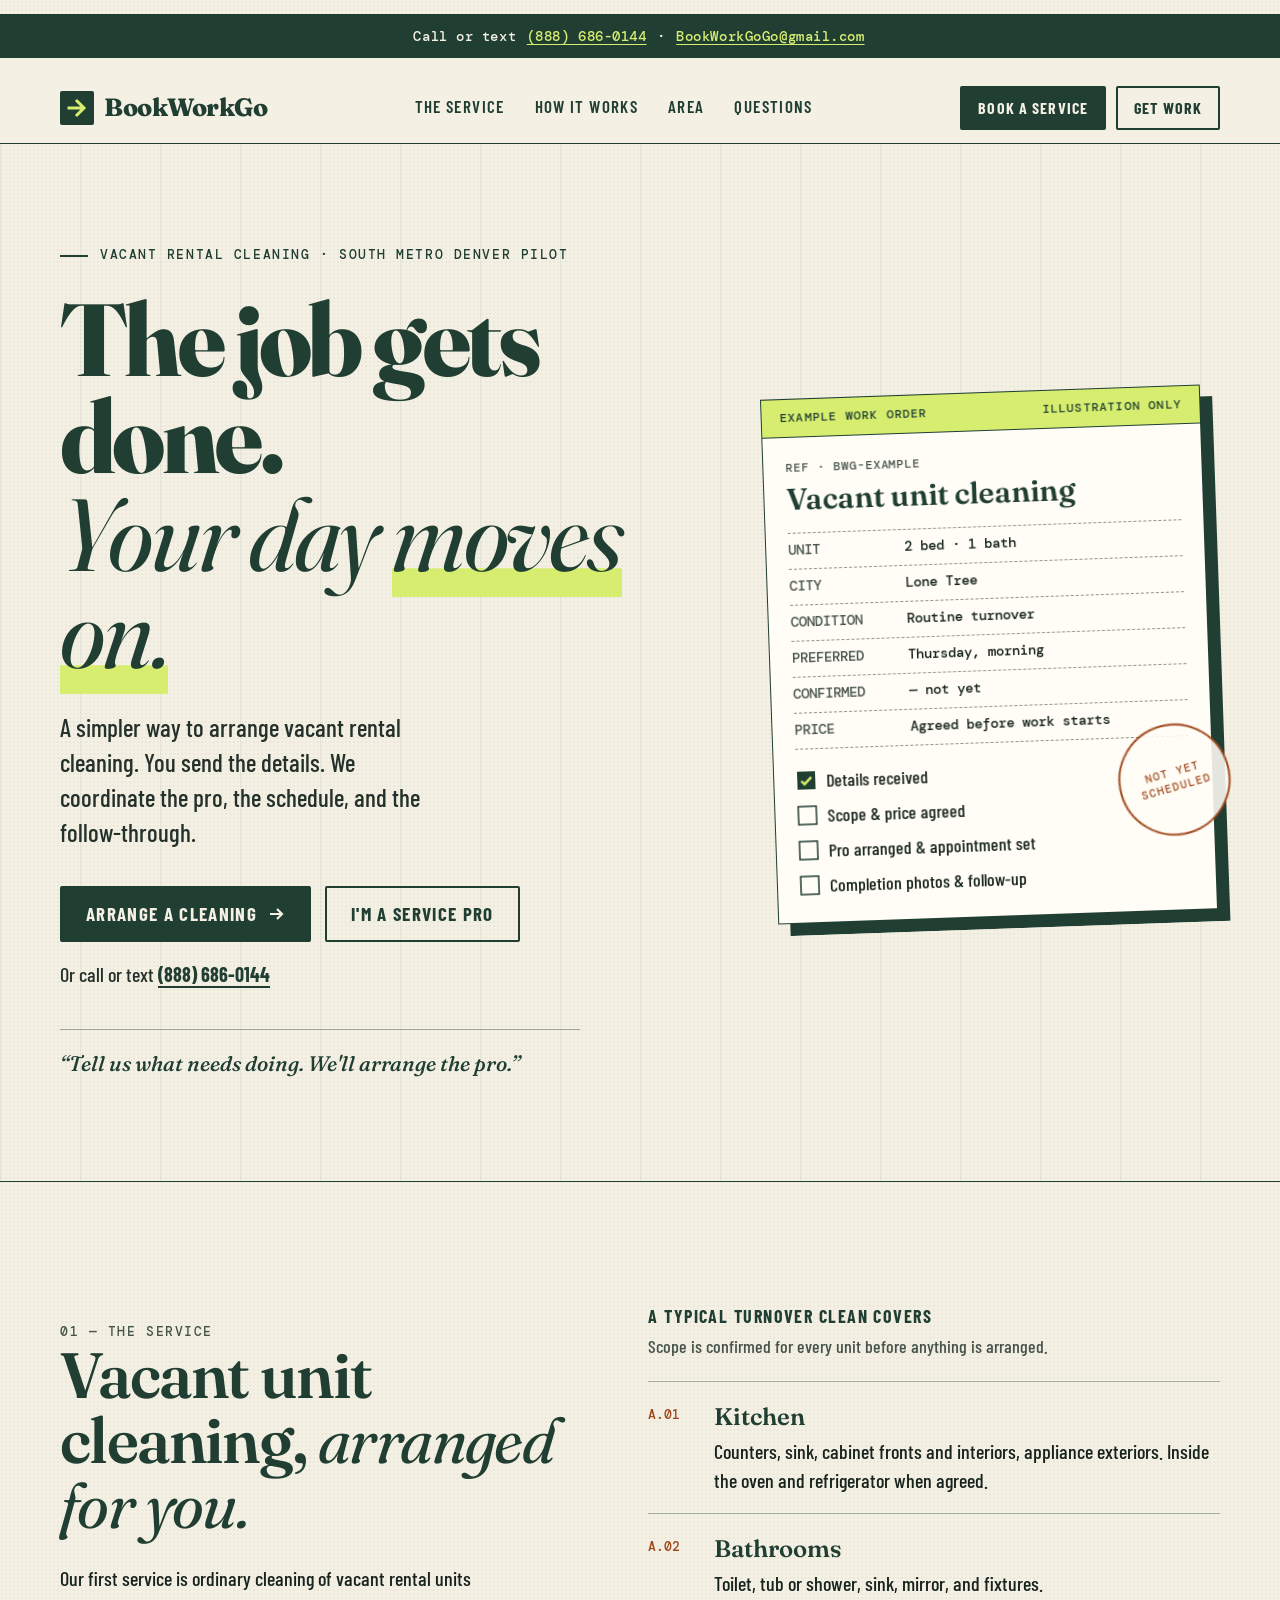
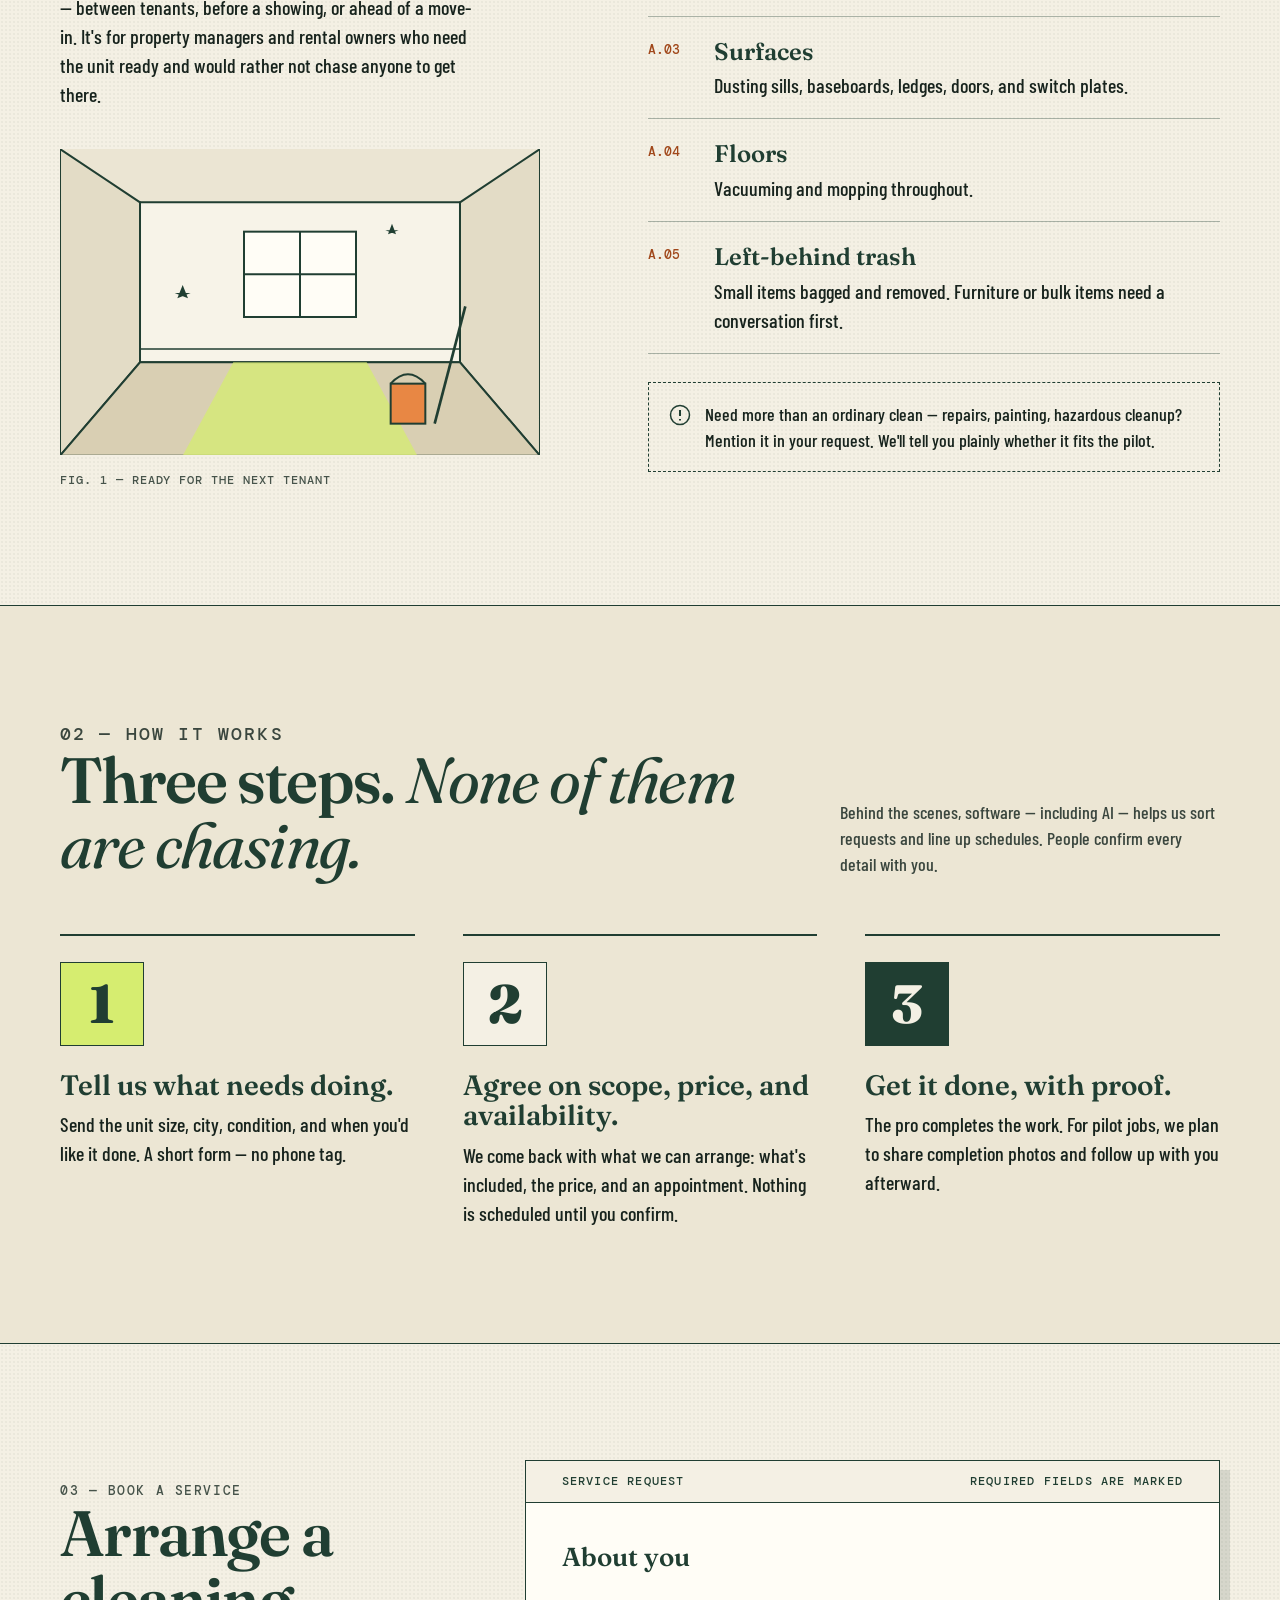
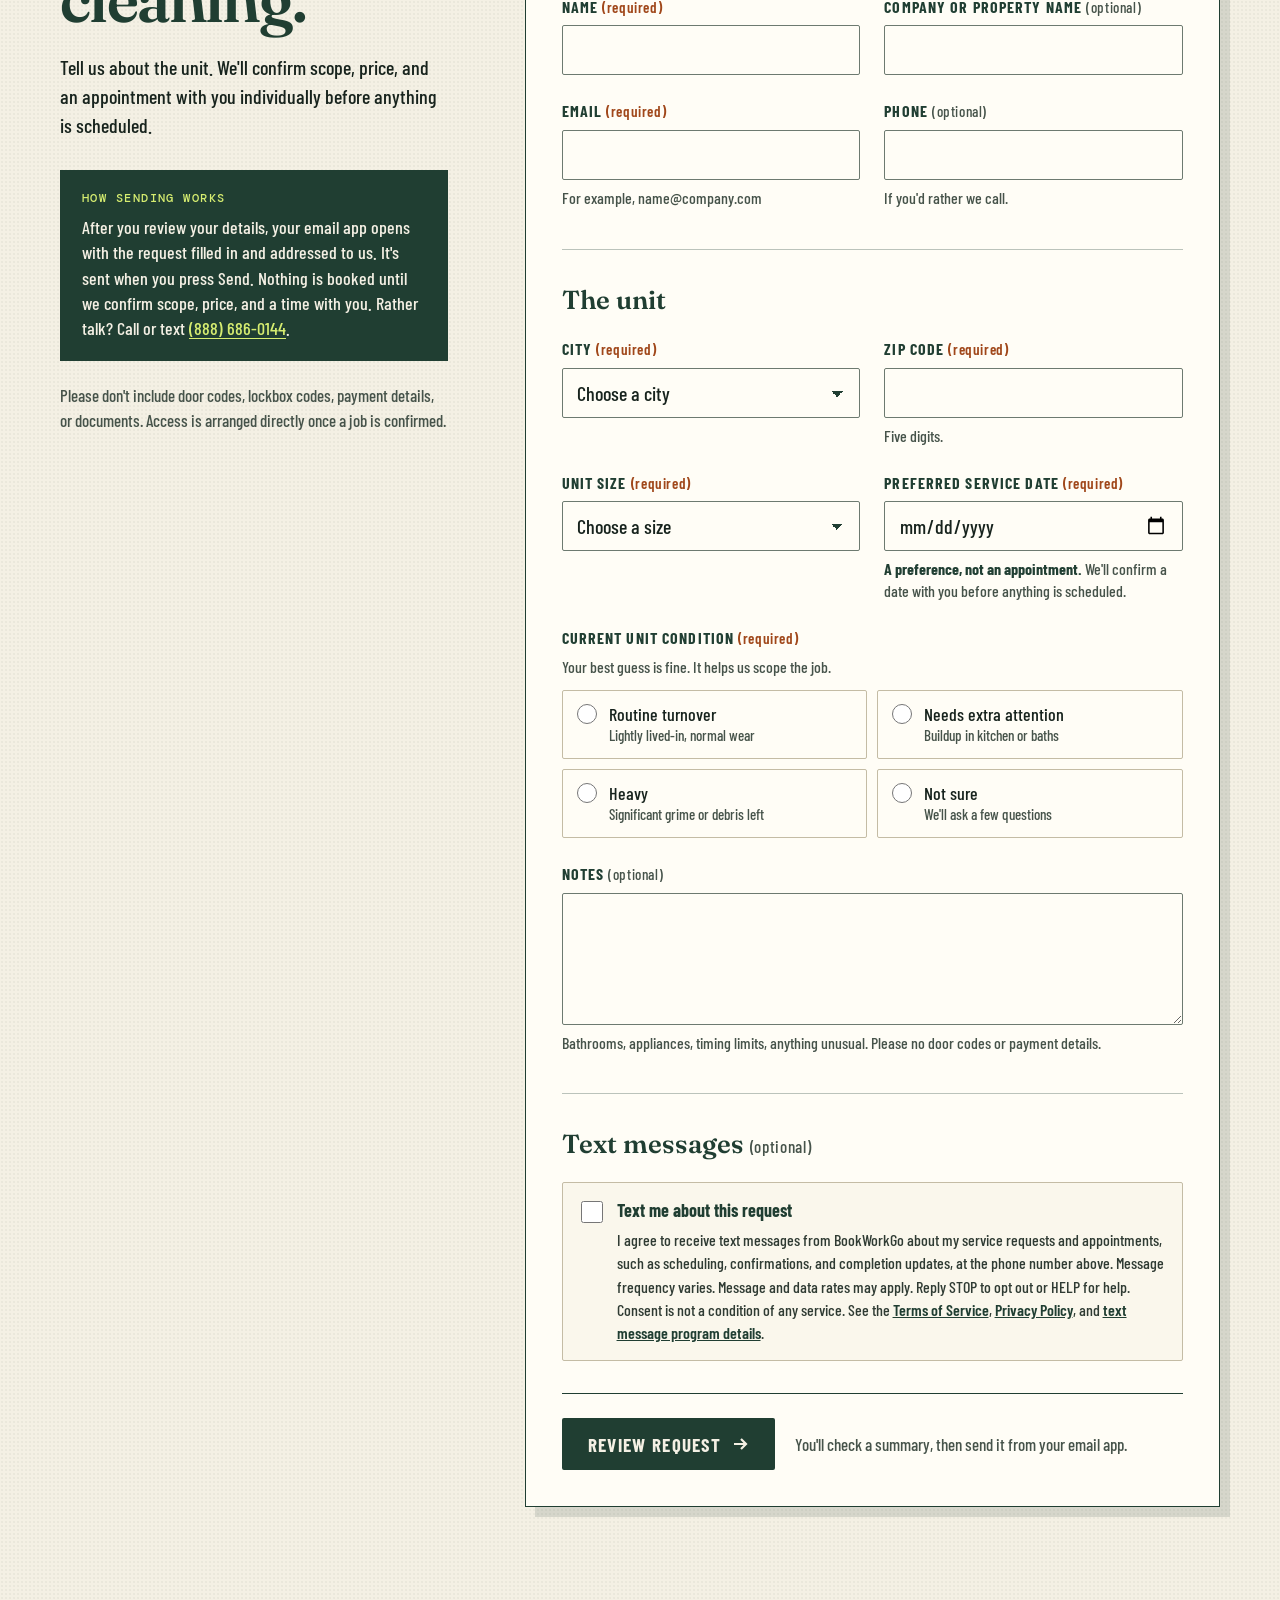
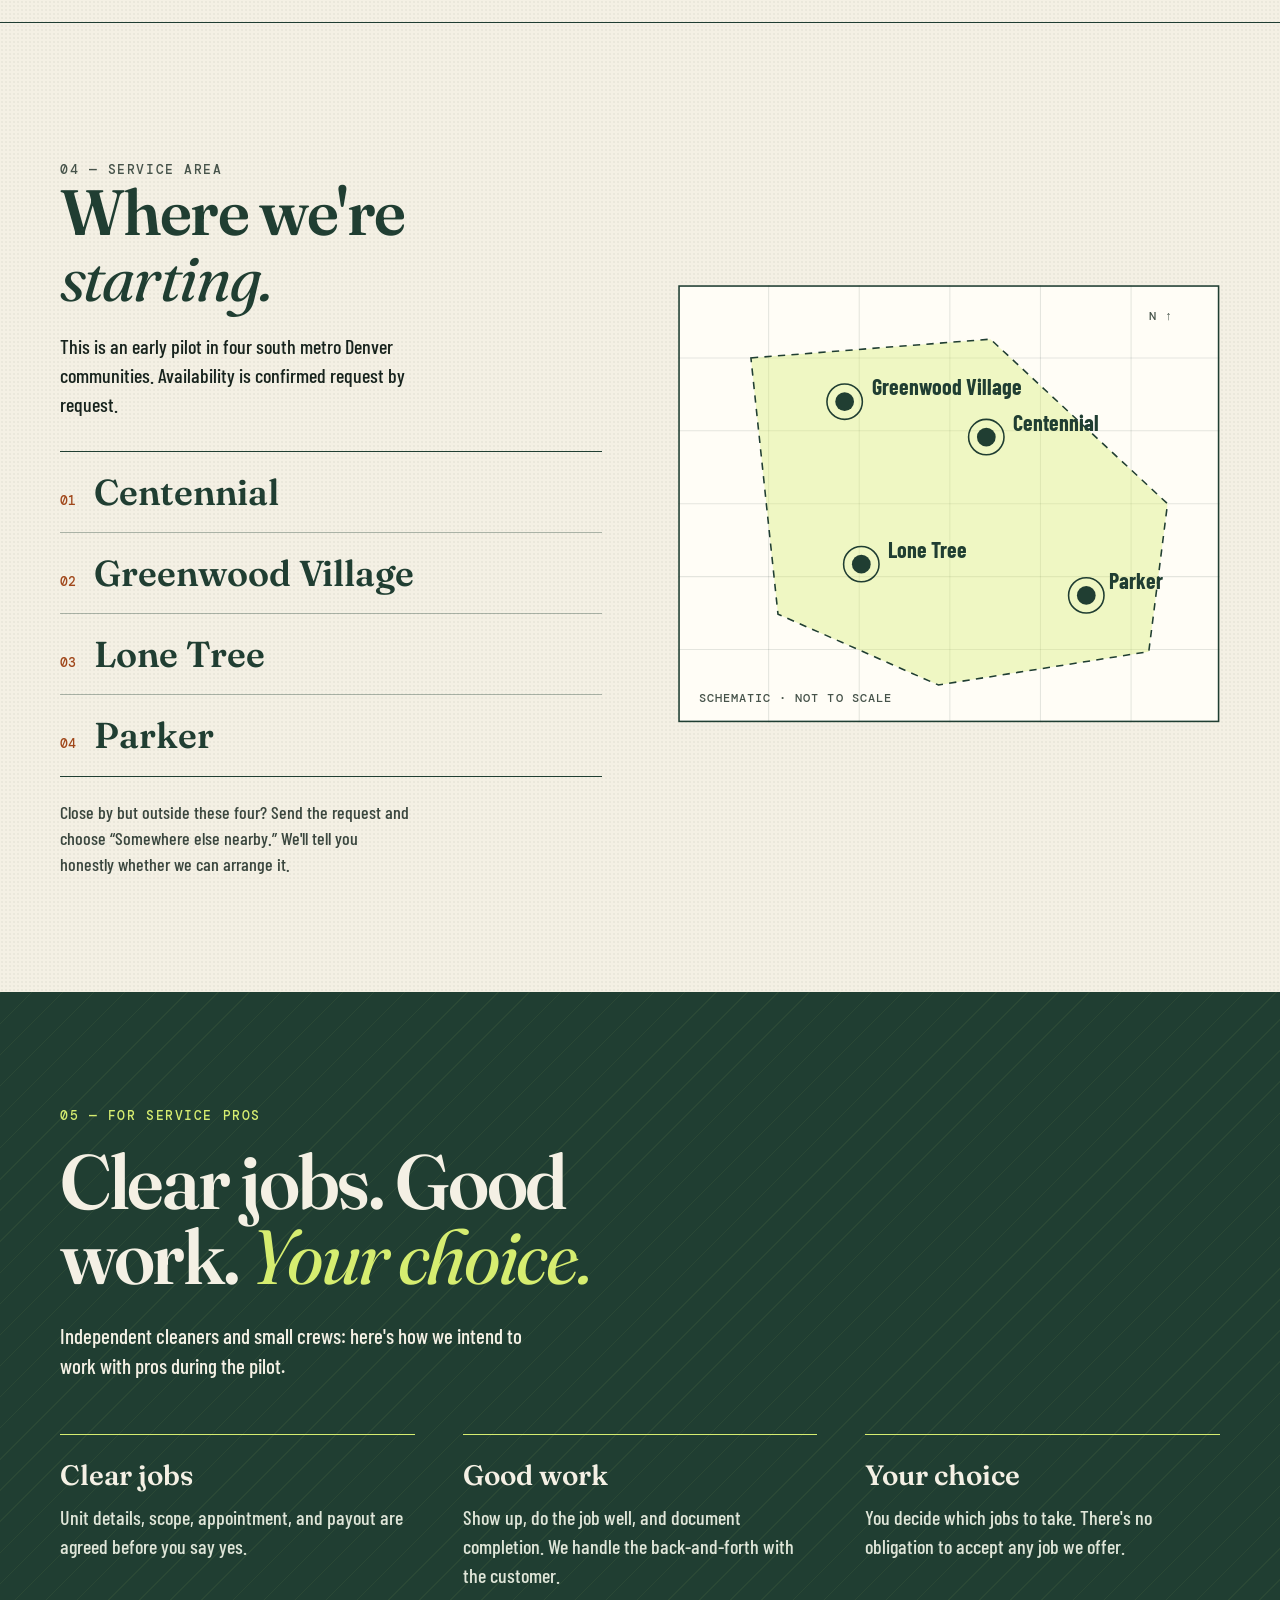
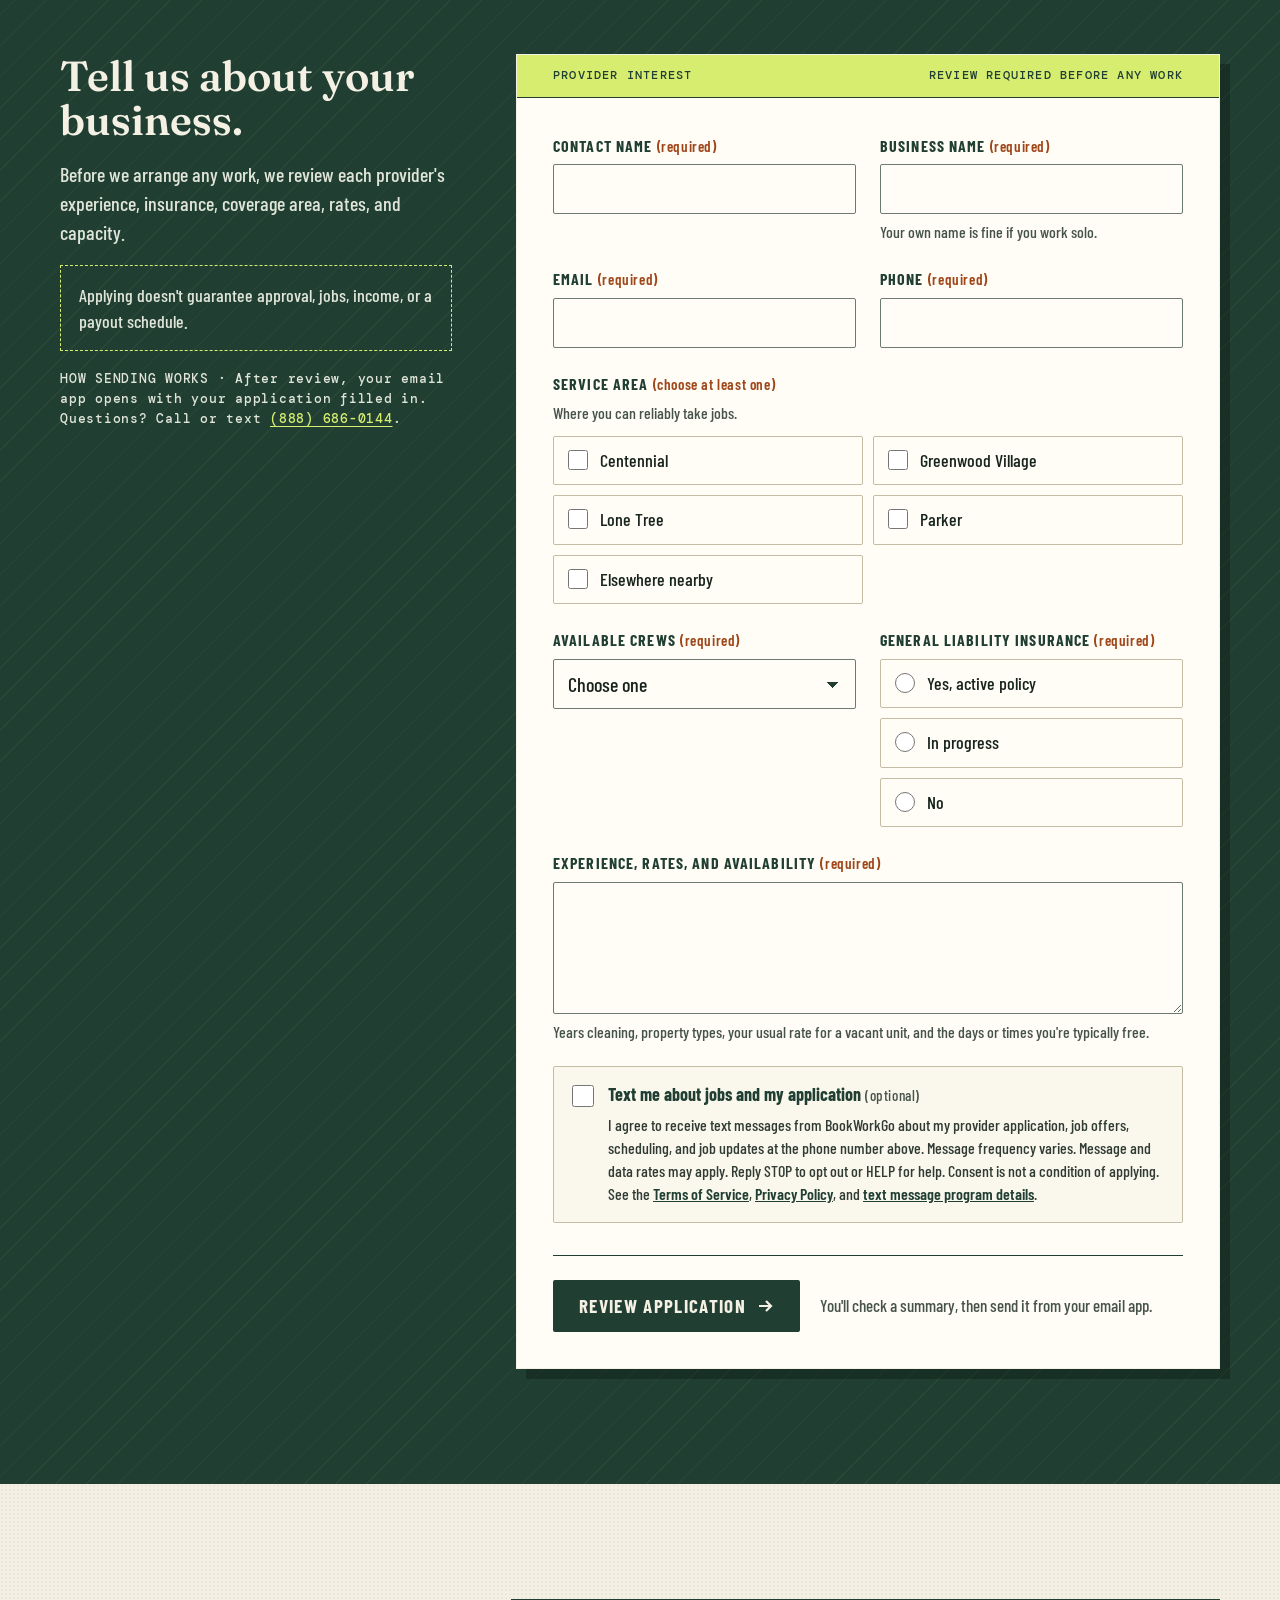
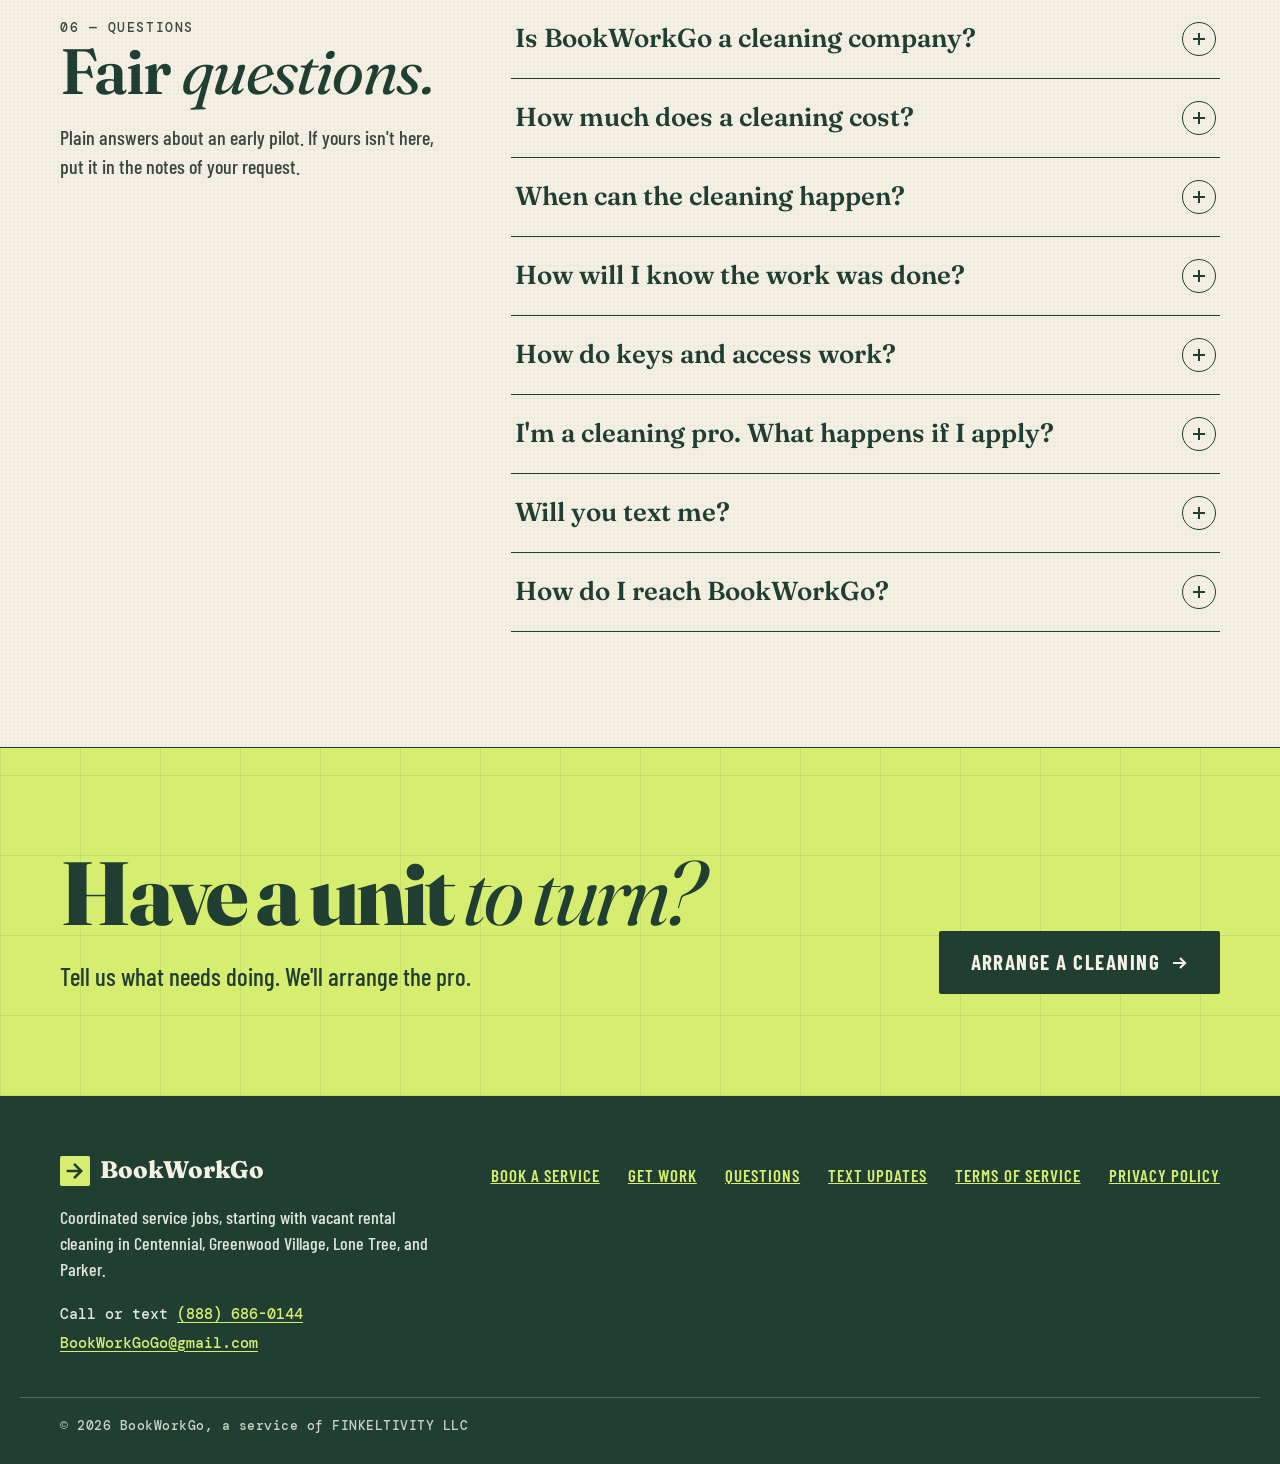
<file: index.html>
<!doctype html>
<html lang="en">
<head>
<meta charset="utf-8">
<meta name="viewport" content="width=device-width, initial-scale=1">
<title>BookWorkGo — Vacant rental cleaning, arranged</title>
<meta name="description" content="Arrange vacant rental cleaning in Centennial, Greenwood Village, Lone Tree, and Parker. You send the details. We coordinate the pro, the schedule, and the follow-through. Early pilot.">
<meta name="theme-color" content="#203e32">
<link rel="icon" href="data:image/svg+xml,%3Csvg xmlns='http://www.w3.org/2000/svg' viewBox='0 0 34 34'%3E%3Crect width='34' height='34' rx='3' fill='%23203e32'/%3E%3Cpath d='M9 17h14M17 10l7 7-7 7' fill='none' stroke='%23d6ed70' stroke-width='3'/%3E%3C/svg%3E">
<link rel="preconnect" href="https://fonts.googleapis.com">
<link rel="preconnect" href="https://fonts.gstatic.com" crossorigin>
<link rel="stylesheet" href="https://fonts.googleapis.com/css2?family=Barlow+Condensed:wght@400;500;600;700&family=DM+Mono:wght@400;500&family=Fraunces:ital,opsz,wght@0,9..144,400;0,9..144,600;0,9..144,800;1,9..144,400;1,9..144,600&display=swap">
<link rel="stylesheet" href="css/site.css">
</head>
<body>
<a class="skip" href="#book">Skip to the request form</a>

<header class="site-header">
  <p class="preview-bar contact-bar">Call or text <a href="tel:+18886860144">(888) 686-0144</a> · <!--email_off--><a href="mailto:BookWorkGoGo@gmail.com">BookWorkGoGo@gmail.com</a><!--/email_off--></p>
  <nav class="wrap nav" aria-label="Main">
    <a class="brand" href="#top" aria-label="BookWorkGo, back to top">
      <svg width="34" height="34" viewBox="0 0 34 34" aria-hidden="true"><rect width="34" height="34" rx="2" fill="#203e32"/><path d="M9 17h14M17 10l7 7-7 7" fill="none" stroke="#d6ed70" stroke-width="3" stroke-linecap="square"/></svg>
      <span>BookWorkGo</span>
    </a>
    <div class="nav-links">
      <a href="#service">The service</a>
      <a href="#how">How it works</a>
      <a href="#area">Area</a>
      <a href="#faq">Questions</a>
    </div>
    <div class="nav-cta">
      <a class="btn btn-primary btn-sm" href="#book">Book a service</a>
      <a class="btn btn-ghost btn-sm" href="#pros">Get work</a>
    </div>
  </nav>
</header>

<main id="top">

  <!-- Hero -->
  <section class="hero" aria-labelledby="hero-title">
    <div class="wrap split">
      <div class="hero-copy">
        <p class="kicker rise d1">Vacant rental cleaning · South metro Denver pilot</p>
        <h1 id="hero-title" class="rise d2">The job gets done.<br><em>Your day <span class="mark">moves on.</span></em></h1>
        <p class="hero-lead rise d3">A simpler way to arrange vacant rental cleaning. You send the details. We coordinate the pro, the schedule, and the follow-through.</p>
        <div class="hero-actions rise d4">
          <a class="btn btn-primary" href="#book">Arrange a cleaning
            <svg width="18" height="18" viewBox="0 0 18 18" aria-hidden="true"><path d="M3 9h11M10 4l5 5-5 5" fill="none" stroke="currentColor" stroke-width="2.2"/></svg>
          </a>
          <a class="btn btn-ghost" href="#pros">I'm a service pro</a>
        </div>
        <p class="hero-contact rise d5">Or call or text <a href="tel:+18886860144">(888) 686-0144</a></p>
        <p class="promise rise d5">“Tell us what needs doing. We'll arrange the pro.”</p>
      </div>

      <div class="hero-art">
        <figure class="ticket" aria-label="Example work order. Illustration only, not a real job.">
          <div class="ticket-bar"><span>Example work order</span><span>Illustration only</span></div>
          <div class="ticket-body">
            <p class="ticket-ref">REF · BWG-EXAMPLE</p>
            <p class="ticket-title">Vacant unit cleaning</p>
            <dl>
              <div><dt>UNIT</dt><dd>2 bed · 1 bath</dd></div>
              <div><dt>CITY</dt><dd>Lone Tree</dd></div>
              <div><dt>CONDITION</dt><dd>Routine turnover</dd></div>
              <div><dt>PREFERRED</dt><dd>Thursday, morning</dd></div>
              <div><dt>CONFIRMED</dt><dd>— not yet</dd></div>
              <div><dt>PRICE</dt><dd>Agreed before work starts</dd></div>
            </dl>
            <ul class="checklist">
              <li><svg width="20" height="20" viewBox="0 0 20 20" aria-hidden="true"><rect x="1" y="1" width="18" height="18" fill="#203e32"/><path class="draw" pathLength="1" d="M5 10.5l3.2 3.2L15 6.8" fill="none" stroke="#d6ed70" stroke-width="2.4"/></svg>Details received</li>
              <li><svg width="20" height="20" viewBox="0 0 20 20" aria-hidden="true"><rect x="1" y="1" width="18" height="18" fill="none" stroke="#203e32" stroke-width="1.5"/></svg>Scope &amp; price agreed</li>
              <li><svg width="20" height="20" viewBox="0 0 20 20" aria-hidden="true"><rect x="1" y="1" width="18" height="18" fill="none" stroke="#203e32" stroke-width="1.5"/></svg>Pro arranged &amp; appointment set</li>
              <li><svg width="20" height="20" viewBox="0 0 20 20" aria-hidden="true"><rect x="1" y="1" width="18" height="18" fill="none" stroke="#203e32" stroke-width="1.5"/></svg>Completion photos &amp; follow-up</li>
            </ul>
          </div>
          <div class="stamp" aria-hidden="true">NOT YET<br>SCHEDULED</div>
        </figure>
      </div>
    </div>
  </section>

  <!-- Service -->
  <section id="service" class="section" aria-labelledby="service-title">
    <div class="wrap split">
      <div class="service-intro">
        <p class="kicker">01 — The service</p>
        <h2 id="service-title" class="h2">Vacant unit cleaning, <em>arranged for you.</em></h2>
        <p>Our first service is ordinary cleaning of vacant rental units — between tenants, before a showing, or ahead of a move-in. It's for property managers and rental owners who need the unit ready and would rather not chase anyone to get there.</p>
        <figure class="figure">
          <svg viewBox="0 0 360 230" width="100%" role="img" aria-label="Illustration of an empty, freshly cleaned room with sunlight falling across the floor">
            <rect width="360" height="230" fill="#ebe5d3"/>
            <polygon points="60,40 300,40 300,160 60,160" fill="#f7f3e8" stroke="#203e32" stroke-width="1.5"/>
            <polygon points="0,0 60,40 60,160 0,230" fill="#e3dcc6" stroke="#203e32" stroke-width="1.5"/>
            <polygon points="360,0 300,40 300,160 360,230" fill="#e3dcc6" stroke="#203e32" stroke-width="1.5"/>
            <polygon points="60,160 300,160 360,230 0,230" fill="#d9cfb3" stroke="#203e32" stroke-width="1.5"/>
            <rect x="138" y="62" width="84" height="64" fill="#fffdf6" stroke="#203e32" stroke-width="1.5"/>
            <line x1="180" y1="62" x2="180" y2="126" stroke="#203e32" stroke-width="1.5"/>
            <line x1="138" y1="94" x2="222" y2="94" stroke="#203e32" stroke-width="1.5"/>
            <polygon points="130,160 230,160 268,230 92,230" fill="#d6ed70" opacity=".75"/>
            <line x1="60" y1="150" x2="300" y2="150" stroke="#203e32"/>
            <rect x="248" y="176" width="26" height="30" fill="#e88744" stroke="#203e32" stroke-width="1.5"/>
            <path d="M248 176 q13 -14 26 0" fill="none" stroke="#203e32" stroke-width="1.5"/>
            <line x1="281" y1="206" x2="304" y2="118" stroke="#203e32" stroke-width="2"/>
            <path d="M88 112l4 -10 4 10 -10 -4 12 0z" fill="#203e32"/>
            <path d="M246 64l3 -8 3 8 -8 -3 10 0z" fill="#203e32"/>
          </svg>
          <figcaption class="figcap">Fig. 1 — Ready for the next tenant</figcaption>
        </figure>
      </div>

      <div class="service-scope">
        <h3 class="h3-label">A typical turnover clean covers</h3>
        <p class="sub">Scope is confirmed for every unit before anything is arranged.</p>
        <ol class="scope-list">
          <li><span class="idx">A.01</span><div><strong>Kitchen</strong><p>Counters, sink, cabinet fronts and interiors, appliance exteriors. Inside the oven and refrigerator when agreed.</p></div></li>
          <li><span class="idx">A.02</span><div><strong>Bathrooms</strong><p>Toilet, tub or shower, sink, mirror, and fixtures.</p></div></li>
          <li><span class="idx">A.03</span><div><strong>Surfaces</strong><p>Dusting sills, baseboards, ledges, doors, and switch plates.</p></div></li>
          <li><span class="idx">A.04</span><div><strong>Floors</strong><p>Vacuuming and mopping throughout.</p></div></li>
          <li><span class="idx">A.05</span><div><strong>Left-behind trash</strong><p>Small items bagged and removed. Furniture or bulk items need a conversation first.</p></div></li>
        </ol>
        <div class="callout">
          <svg width="22" height="22" viewBox="0 0 22 22" aria-hidden="true" style="flex:none;margin-top:3px"><circle cx="11" cy="11" r="9.5" fill="none" stroke="#203e32" stroke-width="1.5"/><path d="M11 6v6M11 15v1.5" stroke="#203e32" stroke-width="2"/></svg>
          <p>Need more than an ordinary clean — repairs, painting, hazardous cleanup? Mention it in your request. We'll tell you plainly whether it fits the pilot.</p>
        </div>
      </div>
    </div>
  </section>

  <!-- Process -->
  <section id="how" class="section process" aria-labelledby="how-title">
    <div class="wrap">
      <div class="process-head">
        <div>
          <p class="kicker">02 — How it works</p>
          <h2 id="how-title" class="h2">Three steps. <em>None of them are chasing.</em></h2>
        </div>
        <p>Behind the scenes, software — including AI — helps us sort requests and line up schedules. People confirm every detail with you.</p>
      </div>
      <ol class="steps">
        <li>
          <span class="step-num n1" aria-hidden="true">1</span>
          <h3>Tell us what needs doing.</h3>
          <p>Send the unit size, city, condition, and when you'd like it done. A short form — no phone tag.</p>
        </li>
        <li>
          <span class="step-num n2" aria-hidden="true">2</span>
          <h3>Agree on scope, price, and availability.</h3>
          <p>We come back with what we can arrange: what's included, the price, and an appointment. Nothing is scheduled until you confirm.</p>
        </li>
        <li>
          <span class="step-num n3" aria-hidden="true">3</span>
          <h3>Get it done, with proof.</h3>
          <p>The pro completes the work. For pilot jobs, we plan to share completion photos and follow up with you afterward.</p>
        </li>
      </ol>
    </div>
  </section>

  <!-- Customer request -->
  <section id="book" class="section" aria-labelledby="book-title">
    <div class="wrap split">
      <div class="form-intro">
        <p class="kicker">03 — Book a service</p>
        <h2 id="book-title" class="h2">Arrange a cleaning.</h2>
        <p>Tell us about the unit. We'll confirm scope, price, and an appointment with you individually before anything is scheduled.</p>
        <div class="notice" role="note">
          <p class="mono">HOW SENDING WORKS</p>
          <p>After you review your details, your email app opens with the request filled in and addressed to us. It's sent when you press Send. Nothing is booked until we confirm scope, price, and a time with you. Rather talk? Call or text <a href="tel:+18886860144">(888) 686-0144</a>.</p>
        </div>
        <p class="fine">Please don't include door codes, lockbox codes, payment details, or documents. Access is arranged directly once a job is confirmed.</p>
      </div>

      <div class="panel">
        <div class="panel-bar"><span>Service request</span><span>Required fields are marked</span></div>

        <form id="request-form" aria-labelledby="book-title" autocomplete="on">
          <noscript><p class="noscript">JavaScript is off, so this form can't prepare your email. Email us at <!--email_off--><a href="mailto:BookWorkGoGo@gmail.com">BookWorkGoGo@gmail.com</a><!--/email_off-->, or call or text <a href="tel:+18886860144">(888) 686-0144</a>.</p></noscript>
          <fieldset class="group">
            <legend>About you</legend>
            <div class="fgrid">
              <div>
                <label class="lbl" for="b-name">Name <span class="req">(required)</span></label>
                <input class="ctl" id="b-name" name="name" type="text" autocomplete="name" required maxlength="120">
              </div>
              <div>
                <label class="lbl" for="b-company">Company or property name <span class="opt">(optional)</span></label>
                <input class="ctl" id="b-company" name="company" type="text" autocomplete="organization" maxlength="160">
              </div>
              <div>
                <label class="lbl" for="b-email">Email <span class="req">(required)</span></label>
                <input class="ctl" id="b-email" name="email" type="email" autocomplete="email" required maxlength="200" aria-describedby="b-email-hint">
                <p class="hint" id="b-email-hint">For example, <!--email_off-->name@company.com<!--/email_off--></p>
              </div>
              <div>
                <label class="lbl" for="b-phone">Phone <span class="opt">(optional)</span></label>
                <input class="ctl" id="b-phone" name="phone" type="tel" autocomplete="tel" inputmode="tel" maxlength="30" pattern="[0-9()+.\- ]{7,30}" aria-describedby="b-phone-hint">
                <p class="hint" id="b-phone-hint">If you'd rather we call.</p>
              </div>
            </div>
          </fieldset>

          <fieldset class="group">
            <legend>The unit</legend>
            <div class="fgrid">
              <div>
                <label class="lbl" for="b-city">City <span class="req">(required)</span></label>
                <select class="ctl" id="b-city" name="city" required>
                  <option value="">Choose a city</option>
                  <option>Centennial</option>
                  <option>Greenwood Village</option>
                  <option>Lone Tree</option>
                  <option>Parker</option>
                  <option>Somewhere else nearby</option>
                </select>
              </div>
              <div>
                <label class="lbl" for="b-zip">ZIP code <span class="req">(required)</span></label>
                <input class="ctl" id="b-zip" name="zip" type="text" inputmode="numeric" autocomplete="postal-code" required pattern="[0-9]{5}" maxlength="5" aria-describedby="b-zip-hint">
                <p class="hint" id="b-zip-hint">Five digits.</p>
              </div>
              <div>
                <label class="lbl" for="b-size">Unit size <span class="req">(required)</span></label>
                <select class="ctl" id="b-size" name="unit_size" required>
                  <option value="">Choose a size</option>
                  <option>Studio</option>
                  <option>1 bedroom</option>
                  <option>2 bedrooms</option>
                  <option>3 bedrooms</option>
                  <option>4 or more bedrooms</option>
                </select>
              </div>
              <div>
                <label class="lbl" for="b-date">Preferred service date <span class="req">(required)</span></label>
                <input class="ctl" id="b-date" name="preferred_date" type="date" required aria-describedby="b-date-hint">
                <p class="hint" id="b-date-hint"><strong>A preference, not an appointment.</strong> We'll confirm a date with you before anything is scheduled.</p>
              </div>
              <fieldset class="span" aria-describedby="b-cond-hint">
                <legend>Current unit condition <span class="req">(required)</span></legend>
                <p class="hint" id="b-cond-hint" style="margin:0 0 12px">Your best guess is fine. It helps us scope the job.</p>
                <div class="choices">
                  <label class="choice"><input type="radio" name="condition" value="Routine turnover" required><span>Routine turnover<small>Lightly lived-in, normal wear</small></span></label>
                  <label class="choice"><input type="radio" name="condition" value="Needs extra attention"><span>Needs extra attention<small>Buildup in kitchen or baths</small></span></label>
                  <label class="choice"><input type="radio" name="condition" value="Heavy"><span>Heavy<small>Significant grime or debris left</small></span></label>
                  <label class="choice"><input type="radio" name="condition" value="Not sure"><span>Not sure<small>We'll ask a few questions</small></span></label>
                </div>
              </fieldset>
              <div class="span">
                <label class="lbl" for="b-notes">Notes <span class="opt">(optional)</span></label>
                <textarea class="ctl" id="b-notes" name="notes" maxlength="1500" aria-describedby="b-notes-hint"></textarea>
                <p class="hint" id="b-notes-hint">Bathrooms, appliances, timing limits, anything unusual. Please no door codes or payment details.</p>
              </div>
            </div>
          </fieldset>

          <fieldset class="group">
            <legend>Text messages <span class="opt" style="font-family:var(--body);font-size:17px">(optional)</span></legend>
            <label class="consent" for="b-sms">
              <input id="b-sms" name="sms_consent" type="checkbox" value="yes">
              <span>
                <span class="consent-head">Text me about this request</span>
                <span class="consent-text">I agree to receive text messages from BookWorkGo about my service requests and appointments, such as scheduling, confirmations, and completion updates, at the phone number above. Message frequency varies. Message and data rates may apply. Reply STOP to opt out or HELP for help. Consent is not a condition of any service. See the <a href="terms-of-service/">Terms of Service</a>, <a href="privacy-policy/">Privacy Policy</a>, and <a href="opt-in/">text message program details</a>.</span>
              </span>
            </label>
          </fieldset>

          <div class="form-foot">
            <button class="btn btn-primary" type="submit" disabled>Review request
              <svg width="18" height="18" viewBox="0 0 18 18" aria-hidden="true"><path d="M3 9h11M10 4l5 5-5 5" fill="none" stroke="currentColor" stroke-width="2.2"/></svg>
            </button>
            <p>You'll check a summary, then send it from your email app.</p>
          </div>
        </form>

        <div id="request-review" class="review" hidden>
          <h3 tabindex="-1">Review your request</h3>
          <p class="tags"><span>Not sent yet</span><span>Not booked yet</span></p>
          <p>Check the details, then press <strong>Send by email</strong>. Your email app opens with everything filled in, addressed to BookWorkGo. Your preferred date isn't an appointment until we confirm one with you.</p>
          <dl data-review-list></dl>
          <div class="review-actions">
              <a class="btn btn-primary" data-email-link>Send by email <svg width="18" height="18" viewBox="0 0 18 18" aria-hidden="true"><path d="M3 9h11M10 4l5 5-5 5" fill="none" stroke="currentColor" stroke-width="2.2"/></svg></a>
              <button class="btn btn-ghost" type="button" data-action="copy">Copy details</button>
              <button class="btn btn-ghost" type="button" data-action="edit">Edit details</button>
              <button class="btn btn-text" type="button" data-action="reset">Start over</button>
            </div>
          <p class="status" data-status aria-live="polite"></p>
        </div>
      </div>
    </div>
  </section>

  <!-- Service area -->
  <section id="area" class="section area" aria-labelledby="area-title">
    <div class="wrap split">
      <div class="area-copy">
        <p class="kicker">04 — Service area</p>
        <h2 id="area-title" class="h2">Where we're <em>starting.</em></h2>
        <p>This is an early pilot in four south metro Denver communities. Availability is confirmed request by request.</p>
        <ul class="area-list">
          <li><span class="idx">01</span><span class="city">Centennial</span></li>
          <li><span class="idx">02</span><span class="city">Greenwood Village</span></li>
          <li><span class="idx">03</span><span class="city">Lone Tree</span></li>
          <li><span class="idx">04</span><span class="city">Parker</span></li>
        </ul>
        <p class="after">Close by but outside these four? Send the request and choose “Somewhere else nearby.” We'll tell you honestly whether we can arrange it.</p>
      </div>
      <figure class="map">
        <svg viewBox="0 0 520 420" width="100%" role="img" aria-label="Schematic map, not to scale, showing the four pilot communities: Greenwood Village to the north, Centennial to its east, Lone Tree to the southwest, and Parker to the southeast.">
          <rect x="1" y="1" width="518" height="418" fill="#fffdf6" stroke="#203e32" stroke-width="1.5"/>
          <g stroke="rgba(32,62,50,.12)">
            <line x1="0" y1="70" x2="520" y2="70"/><line x1="0" y1="140" x2="520" y2="140"/><line x1="0" y1="210" x2="520" y2="210"/><line x1="0" y1="280" x2="520" y2="280"/><line x1="0" y1="350" x2="520" y2="350"/>
            <line x1="87" y1="0" x2="87" y2="420"/><line x1="174" y1="0" x2="174" y2="420"/><line x1="261" y1="0" x2="261" y2="420"/><line x1="348" y1="0" x2="348" y2="420"/><line x1="435" y1="0" x2="435" y2="420"/>
          </g>
          <path d="M70 70 L300 52 L470 210 L452 352 L250 384 L96 316 Z" fill="#d6ed70" fill-opacity=".38" stroke="#203e32" stroke-width="1.5" stroke-dasharray="7 6"/>
          <g fill="#203e32"><circle cx="160" cy="112" r="9"/><circle cx="296" cy="146" r="9"/><circle cx="176" cy="268" r="9"/><circle cx="392" cy="298" r="9"/></g>
          <g fill="none" stroke="#203e32" stroke-width="1.5"><circle cx="160" cy="112" r="17"/><circle cx="296" cy="146" r="17"/><circle cx="176" cy="268" r="17"/><circle cx="392" cy="298" r="17"/></g>
          <g font-family="'Barlow Condensed', 'Arial Narrow', sans-serif" font-weight="700" font-size="21" fill="#203e32">
            <text class="city-label" x="186" y="106">Greenwood Village</text>
            <text class="city-label" x="322" y="140">Centennial</text>
            <text class="city-label" x="202" y="262">Lone Tree</text>
            <text class="city-label" x="414" y="292">Parker</text>
          </g>
          <g font-family="'DM Mono', ui-monospace, monospace" font-size="12" fill="#46534a" letter-spacing="1">
            <text x="20" y="400">SCHEMATIC · NOT TO SCALE</text>
            <text x="452" y="34">N ↑</text>
          </g>
        </svg>
      </figure>
    </div>
  </section>

  <!-- Providers -->
  <section id="pros" class="section pros dark" aria-labelledby="pros-title">
    <div class="wrap">
      <p class="kicker">05 — For service pros</p>
      <h2 id="pros-title">Clear jobs. Good work. <em>Your choice.</em></h2>
      <p class="pros-lead">Independent cleaners and small crews: here's how we intend to work with pros during the pilot.</p>

      <div class="pillars">
        <div><h3>Clear jobs</h3><p>Unit details, scope, appointment, and payout are agreed before you say yes.</p></div>
        <div><h3>Good work</h3><p>Show up, do the job well, and document completion. We handle the back-and-forth with the customer.</p></div>
        <div><h3>Your choice</h3><p>You decide which jobs to take. There's no obligation to accept any job we offer.</p></div>
      </div>

      <div class="split">
        <div class="form-intro">
          <h3>Tell us about your business.</h3>
          <p>Before we arrange any work, we review each provider's experience, insurance, coverage area, rates, and capacity.</p>
          <p class="no-guarantee">Applying doesn't guarantee approval, jobs, income, or a payout schedule.</p>
          <p class="preview-note">HOW SENDING WORKS · After review, your email app opens with your application filled in. Questions? Call or text <a href="tel:+18886860144">(888) 686-0144</a>.</p>
        </div>

        <div class="panel">
          <div class="panel-bar lime"><span>Provider interest</span><span>Review required before any work</span></div>

          <form id="provider-form" aria-labelledby="pros-title" autocomplete="on">
            <noscript><p class="noscript">JavaScript is off, so this form can't prepare your email. Email us at <!--email_off--><a href="mailto:BookWorkGoGo@gmail.com">BookWorkGoGo@gmail.com</a><!--/email_off-->, or call or text <a href="tel:+18886860144">(888) 686-0144</a>.</p></noscript>
            <div class="fgrid">
              <div>
                <label class="lbl" for="p-name">Contact name <span class="req">(required)</span></label>
                <input class="ctl" id="p-name" name="contact_name" type="text" autocomplete="name" required maxlength="120">
              </div>
              <div>
                <label class="lbl" for="p-biz">Business name <span class="req">(required)</span></label>
                <input class="ctl" id="p-biz" name="business_name" type="text" autocomplete="organization" required maxlength="160" aria-describedby="p-biz-hint">
                <p class="hint" id="p-biz-hint">Your own name is fine if you work solo.</p>
              </div>
              <div>
                <label class="lbl" for="p-email">Email <span class="req">(required)</span></label>
                <input class="ctl" id="p-email" name="email" type="email" autocomplete="email" required maxlength="200">
              </div>
              <div>
                <label class="lbl" for="p-phone">Phone <span class="req">(required)</span></label>
                <input class="ctl" id="p-phone" name="phone" type="tel" autocomplete="tel" inputmode="tel" required maxlength="30" pattern="[0-9()+.\- ]{7,30}">
              </div>

              <fieldset class="span" aria-describedby="p-area-hint">
                <legend>Service area <span class="req">(choose at least one)</span></legend>
                <p class="hint" id="p-area-hint" style="margin:0 0 12px">Where you can reliably take jobs.</p>
                <div class="choices">
                  <label class="choice"><input type="checkbox" name="service_area" value="Centennial"><span>Centennial</span></label>
                  <label class="choice"><input type="checkbox" name="service_area" value="Greenwood Village"><span>Greenwood Village</span></label>
                  <label class="choice"><input type="checkbox" name="service_area" value="Lone Tree"><span>Lone Tree</span></label>
                  <label class="choice"><input type="checkbox" name="service_area" value="Parker"><span>Parker</span></label>
                  <label class="choice"><input type="checkbox" name="service_area" value="Elsewhere nearby"><span>Elsewhere nearby</span></label>
                </div>
              </fieldset>

              <div>
                <label class="lbl" for="p-crews">Available crews <span class="req">(required)</span></label>
                <select class="ctl" id="p-crews" name="crews" required>
                  <option value="">Choose one</option>
                  <option>Just me</option>
                  <option>1 crew</option>
                  <option>2 crews</option>
                  <option>3 or more crews</option>
                </select>
              </div>

              <fieldset>
                <legend>General liability insurance <span class="req">(required)</span></legend>
                <div class="choices stack">
                  <label class="choice"><input type="radio" name="insurance" value="Yes, active policy" required><span>Yes, active policy</span></label>
                  <label class="choice"><input type="radio" name="insurance" value="In progress"><span>In progress</span></label>
                  <label class="choice"><input type="radio" name="insurance" value="No"><span>No</span></label>
                </div>
              </fieldset>

              <div class="span">
                <label class="lbl" for="p-exp">Experience, rates, and availability <span class="req">(required)</span></label>
                <textarea class="ctl" id="p-exp" name="experience" required maxlength="2000" aria-describedby="p-exp-hint"></textarea>
                <p class="hint" id="p-exp-hint">Years cleaning, property types, your usual rate for a vacant unit, and the days or times you're typically free.</p>
              </div>
              <div class="span">
                <label class="consent" for="p-sms">
                  <input id="p-sms" name="sms_consent" type="checkbox" value="yes">
                  <span>
                    <span class="consent-head">Text me about jobs and my application <span class="opt">(optional)</span></span>
                    <span class="consent-text">I agree to receive text messages from BookWorkGo about my provider application, job offers, scheduling, and job updates at the phone number above. Message frequency varies. Message and data rates may apply. Reply STOP to opt out or HELP for help. Consent is not a condition of applying. See the <a href="terms-of-service/">Terms of Service</a>, <a href="privacy-policy/">Privacy Policy</a>, and <a href="opt-in/">text message program details</a>.</span>
                  </span>
                </label>
              </div>
            </div>

            <div class="form-foot">
              <button class="btn btn-primary" type="submit" disabled>Review application
                <svg width="18" height="18" viewBox="0 0 18 18" aria-hidden="true"><path d="M3 9h11M10 4l5 5-5 5" fill="none" stroke="currentColor" stroke-width="2.2"/></svg>
              </button>
              <p>You'll check a summary, then send it from your email app.</p>
            </div>
          </form>

          <div id="provider-review" class="review" hidden>
            <h3 tabindex="-1">Review your application</h3>
            <p class="tags"><span>Not sent yet</span><span>Not reviewed yet</span></p>
            <p>Check the details, then press <strong>Send by email</strong>. Your email app opens with your application filled in, addressed to BookWorkGo. Applying isn't an approval or an offer of work.</p>
            <dl data-review-list></dl>
            <div class="review-actions">
              <a class="btn btn-primary" data-email-link>Send by email <svg width="18" height="18" viewBox="0 0 18 18" aria-hidden="true"><path d="M3 9h11M10 4l5 5-5 5" fill="none" stroke="currentColor" stroke-width="2.2"/></svg></a>
              <button class="btn btn-ghost" type="button" data-action="copy">Copy details</button>
              <button class="btn btn-ghost" type="button" data-action="edit">Edit details</button>
              <button class="btn btn-text" type="button" data-action="reset">Start over</button>
            </div>
            <p class="status" data-status aria-live="polite"></p>
          </div>
        </div>
      </div>
    </div>
  </section>

  <!-- Questions -->
  <section id="faq" class="section" aria-labelledby="faq-title">
    <div class="wrap split">
      <div class="faq-intro">
        <p class="kicker">06 — Questions</p>
        <h2 id="faq-title" class="h2">Fair <em>questions.</em></h2>
        <p>Plain answers about an early pilot. If yours isn't here, put it in the notes of your request.</p>
      </div>
      <div class="faq-list">
        <details class="faq">
          <summary>Is BookWorkGo a cleaning company?<span class="plus" aria-hidden="true"><svg width="14" height="14" viewBox="0 0 14 14"><path d="M7 1v12M1 7h12" stroke="currentColor" stroke-width="2"/></svg></span></summary>
          <p>No. We coordinate the job: we take your request, agree on the details with you, and arrange an independent local pro to do the work. Software, including AI, helps us sort requests and schedules; people confirm every detail.</p>
        </details>
        <details class="faq">
          <summary>How much does a cleaning cost?<span class="plus" aria-hidden="true"><svg width="14" height="14" viewBox="0 0 14 14"><path d="M7 1v12M1 7h12" stroke="currentColor" stroke-width="2"/></svg></span></summary>
          <p>It depends on unit size, condition, and scope. During the pilot there's no published price list — we agree on a price with you before any work is arranged.</p>
        </details>
        <details class="faq">
          <summary>When can the cleaning happen?<span class="plus" aria-hidden="true"><svg width="14" height="14" viewBox="0 0 14 14"><path d="M7 1v12M1 7h12" stroke="currentColor" stroke-width="2"/></svg></span></summary>
          <p>Your preferred date is a starting point, not an appointment. We check availability for each request, and nothing is scheduled until you confirm a specific date and time.</p>
        </details>
        <details class="faq">
          <summary>How will I know the work was done?<span class="plus" aria-hidden="true"><svg width="14" height="14" viewBox="0 0 14 14"><path d="M7 1v12M1 7h12" stroke="currentColor" stroke-width="2"/></svg></span></summary>
          <p>For pilot jobs, we plan to share completion photos after the visit and follow up with you to make sure the unit is where you need it.</p>
        </details>
        <details class="faq">
          <summary>How do keys and access work?<span class="plus" aria-hidden="true"><svg width="14" height="14" viewBox="0 0 14 14"><path d="M7 1v12M1 7h12" stroke="currentColor" stroke-width="2"/></svg></span></summary>
          <p>Access is arranged directly with you once a job is confirmed. Please don't put door codes or lockbox codes in the request form.</p>
        </details>
        <details class="faq">
          <summary>I'm a cleaning pro. What happens if I apply?<span class="plus" aria-hidden="true"><svg width="14" height="14" viewBox="0 0 14 14"><path d="M7 1v12M1 7h12" stroke="currentColor" stroke-width="2"/></svg></span></summary>
          <p>We review your experience, insurance, coverage area, rates, and capacity before arranging any work. Applying doesn't guarantee approval, jobs, or income, and you're never obligated to accept a job.</p>
        </details>
        <details class="faq">
          <summary>Will you text me?<span class="plus" aria-hidden="true"><svg width="14" height="14" viewBox="0 0 14 14"><path d="M7 1v12M1 7h12" stroke="currentColor" stroke-width="2"/></svg></span></summary>
          <p>Only if you agree. Both forms have an optional, unchecked box for text messages about your request or jobs. You can reply STOP at any time. The <a href="opt-in/">text message program page</a> explains what we send and how often.</p>
        </details>
        <details class="faq">
          <summary>How do I reach BookWorkGo?<span class="plus" aria-hidden="true"><svg width="14" height="14" viewBox="0 0 14 14"><path d="M7 1v12M1 7h12" stroke="currentColor" stroke-width="2"/></svg></span></summary>
          <p>Call or text <a href="tel:+18886860144">(888) 686-0144</a>, or email <!--email_off--><a href="mailto:BookWorkGoGo@gmail.com">BookWorkGoGo@gmail.com</a><!--/email_off-->. The forms on this page prepare an email for you to send, so you keep a copy of exactly what you asked for.</p>
        </details>
      </div>
    </div>
  </section>

  <!-- Final call to action -->
  <section class="cta" aria-labelledby="cta-title">
    <div class="wrap">
      <div>
        <h2 id="cta-title">Have a unit <em>to turn?</em></h2>
        <p>Tell us what needs doing. We'll arrange the pro.</p>
      </div>
      <a class="btn btn-primary btn-big" href="#book">Arrange a cleaning
        <svg width="18" height="18" viewBox="0 0 18 18" aria-hidden="true"><path d="M3 9h11M10 4l5 5-5 5" fill="none" stroke="currentColor" stroke-width="2.2"/></svg>
      </a>
    </div>
  </section>

</main>

<footer class="site-footer dark">
  <div class="wrap foot-top">
    <div>
      <p class="foot-brand">
        <svg width="30" height="30" viewBox="0 0 34 34" aria-hidden="true"><rect width="34" height="34" rx="2" fill="#d6ed70"/><path d="M9 17h14M17 10l7 7-7 7" fill="none" stroke="#203e32" stroke-width="3" stroke-linecap="square"/></svg>
        BookWorkGo
      </p>
      <p>Coordinated service jobs, starting with vacant rental cleaning in Centennial, Greenwood Village, Lone Tree, and Parker.</p>
      <p class="foot-contact">Call or text <a href="tel:+18886860144">(888) 686-0144</a><br><!--email_off--><a href="mailto:BookWorkGoGo@gmail.com">BookWorkGoGo@gmail.com</a><!--/email_off--></p>
    </div>
    <nav class="foot-nav" aria-label="Footer">
      <a href="#book">Book a service</a>
      <a href="#pros">Get work</a>
      <a href="#faq">Questions</a>
      <a href="opt-in/">Text updates</a>
      <a href="terms-of-service/">Terms of Service</a>
      <a href="privacy-policy/">Privacy Policy</a>
    </nav>
  </div>
  <p class="wrap foot-legal">© 2026 BookWorkGo, a service of FINKELTIVITY LLC</p>
</footer>

<script src="js/draft-form.js" defer></script>
<script src="js/request-form.js" defer></script>
<script src="js/provider-form.js" defer></script>
</body>
</html>
</file>
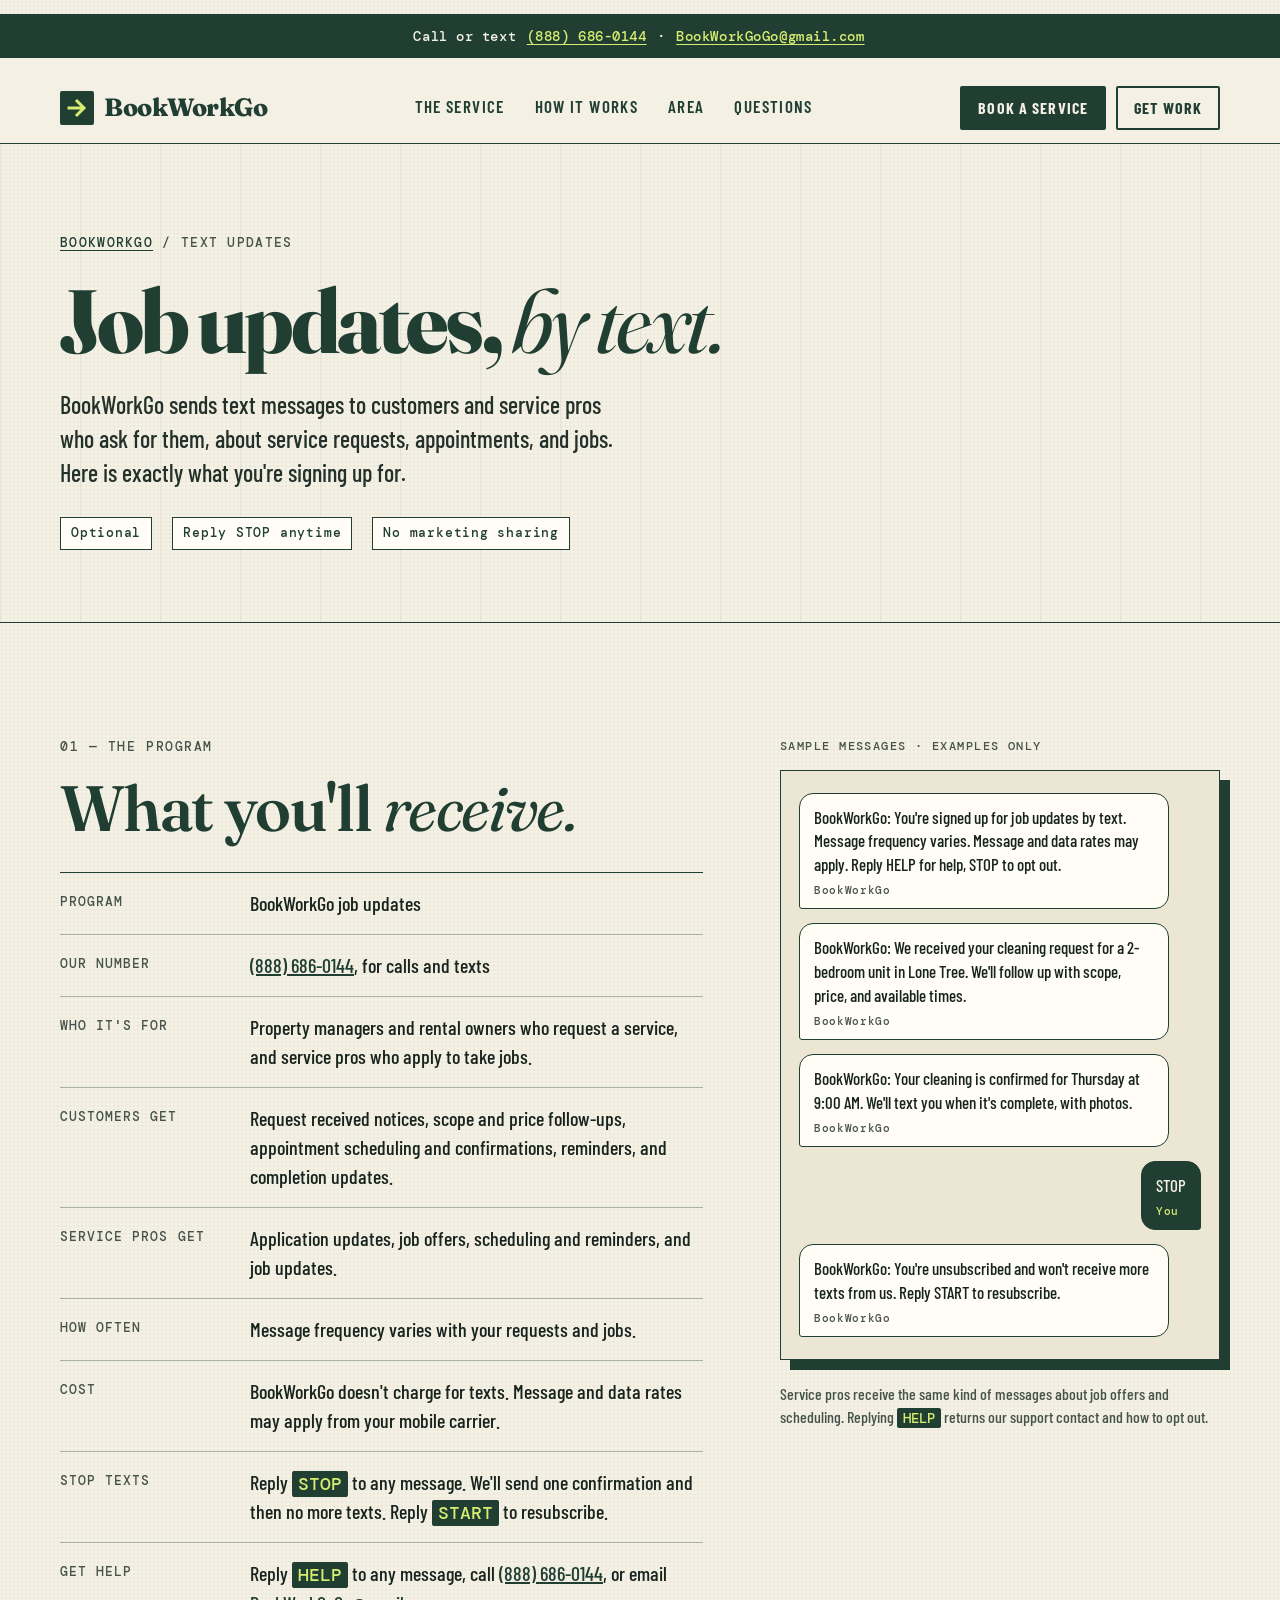
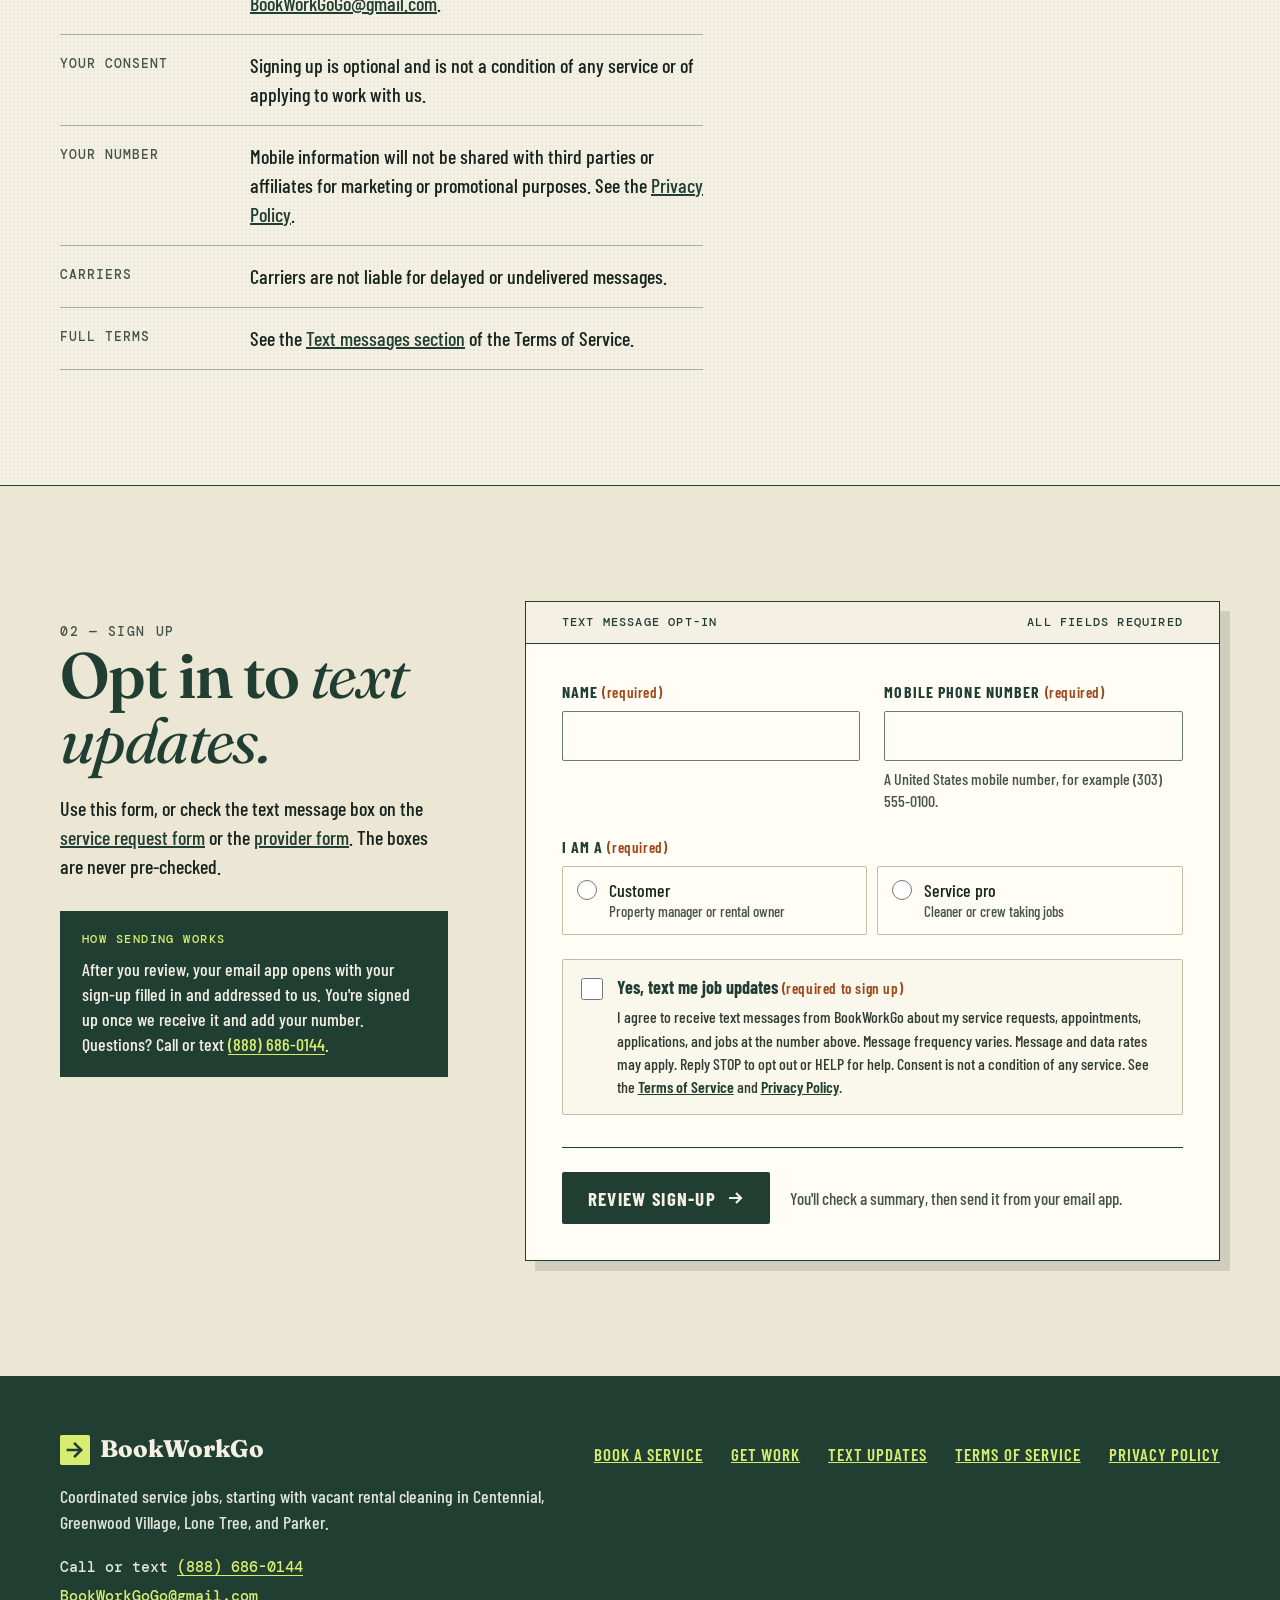
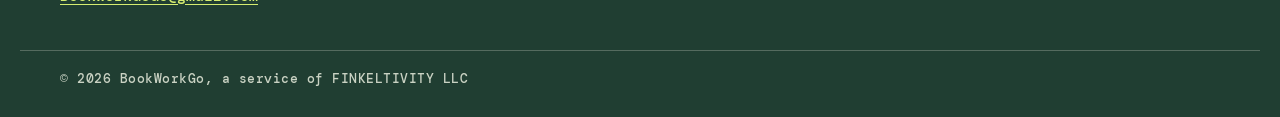
<file: opt-in/index.html>
<!doctype html>
<html lang="en">
<head>
<meta charset="utf-8">
<meta name="viewport" content="width=device-width, initial-scale=1">
<title>Text Updates — BookWorkGo</title>
<meta name="description" content="Opt in to BookWorkGo text messages about service requests, appointments, and jobs. Message frequency varies. Message and data rates may apply. Reply STOP to opt out, HELP for help.">
<meta name="theme-color" content="#203e32">
<link rel="icon" href="data:image/svg+xml,%3Csvg xmlns='http://www.w3.org/2000/svg' viewBox='0 0 34 34'%3E%3Crect width='34' height='34' rx='3' fill='%23203e32'/%3E%3Cpath d='M9 17h14M17 10l7 7-7 7' fill='none' stroke='%23d6ed70' stroke-width='3'/%3E%3C/svg%3E">
<link rel="preconnect" href="https://fonts.googleapis.com">
<link rel="preconnect" href="https://fonts.gstatic.com" crossorigin>
<link rel="stylesheet" href="https://fonts.googleapis.com/css2?family=Barlow+Condensed:wght@400;500;600;700&family=DM+Mono:wght@400;500&family=Fraunces:ital,opsz,wght@0,9..144,400;0,9..144,600;0,9..144,800;1,9..144,400;1,9..144,600&display=swap">
<link rel="stylesheet" href="../css/site.css">
</head>
<body>
<a class="skip" href="#optin">Skip to the opt-in form</a>

<header class="site-header">
  <p class="preview-bar contact-bar">Call or text <a href="tel:+18886860144">(888) 686-0144</a> · <!--email_off--><a href="mailto:BookWorkGoGo@gmail.com">BookWorkGoGo@gmail.com</a><!--/email_off--></p>
  <nav class="wrap nav" aria-label="Main">
    <a class="brand" href="../" aria-label="BookWorkGo home">
      <svg width="34" height="34" viewBox="0 0 34 34" aria-hidden="true"><rect width="34" height="34" rx="2" fill="#203e32"/><path d="M9 17h14M17 10l7 7-7 7" fill="none" stroke="#d6ed70" stroke-width="3" stroke-linecap="square"/></svg>
      <span>BookWorkGo</span>
    </a>
    <div class="nav-links">
      <a href="../#service">The service</a>
      <a href="../#how">How it works</a>
      <a href="../#area">Area</a>
      <a href="../#faq">Questions</a>
    </div>
    <div class="nav-cta">
      <a class="btn btn-primary btn-sm" href="../#book">Book a service</a>
      <a class="btn btn-ghost btn-sm" href="../#pros">Get work</a>
    </div>
  </nav>
</header>

<main id="top">
  <section class="page-head" aria-labelledby="page-title">
    <div class="wrap">
      <p class="crumbs"><a href="../">BookWorkGo</a> / Text updates</p>
      <h1 id="page-title" class="rise d1">Job updates, <em>by text.</em></h1>
      <p class="lead rise d2">BookWorkGo sends text messages to customers and service pros who ask for them, about service requests, appointments, and jobs. Here is exactly what you're signing up for.</p>
      <p class="stamp-line rise d3"><span>Optional</span><span>Reply STOP anytime</span><span>No marketing sharing</span></p>
    </div>
  </section>

  <section class="section" aria-labelledby="program-title">
    <div class="wrap program">
      <div class="program-facts">
        <p class="kicker">01 — The program</p>
        <h2 id="program-title" class="h2">What you'll <em>receive.</em></h2>
        <dl class="facts" style="margin-top:32px">
          <div><dt>Program</dt><dd>BookWorkGo job updates</dd></div>
          <div><dt>Our number</dt><dd><a href="tel:+18886860144">(888) 686-0144</a>, for calls and texts</dd></div>
          <div><dt>Who it's for</dt><dd>Property managers and rental owners who request a service, and service pros who apply to take jobs.</dd></div>
          <div><dt>Customers get</dt><dd>Request received notices, scope and price follow-ups, appointment scheduling and confirmations, reminders, and completion updates.</dd></div>
          <div><dt>Service pros get</dt><dd>Application updates, job offers, scheduling and reminders, and job updates.</dd></div>
          <div><dt>How often</dt><dd>Message frequency varies with your requests and jobs.</dd></div>
          <div><dt>Cost</dt><dd>BookWorkGo doesn't charge for texts. Message and data rates may apply from your mobile carrier.</dd></div>
          <div><dt>Stop texts</dt><dd>Reply <span class="keyword">STOP</span> to any message. We'll send one confirmation and then no more texts. Reply <span class="keyword">START</span> to resubscribe.</dd></div>
          <div><dt>Get help</dt><dd>Reply <span class="keyword">HELP</span> to any message, call <a href="tel:+18886860144">(888) 686-0144</a>, or email <!--email_off--><a href="mailto:BookWorkGoGo@gmail.com">BookWorkGoGo@gmail.com</a><!--/email_off-->.</dd></div>
          <div><dt>Your consent</dt><dd>Signing up is optional and is not a condition of any service or of applying to work with us.</dd></div>
          <div><dt>Your number</dt><dd>Mobile information will not be shared with third parties or affiliates for marketing or promotional purposes. See the <a href="../privacy-policy/">Privacy Policy</a>.</dd></div>
          <div><dt>Carriers</dt><dd>Carriers are not liable for delayed or undelivered messages.</dd></div>
          <div><dt>Full terms</dt><dd>See the <a href="../terms-of-service/#text-messages">Text messages section</a> of the Terms of Service.</dd></div>
        </dl>
      </div>

      <figure class="samples" style="margin:0">
        <figcaption class="samples-label">Sample messages · Examples only</figcaption>
        <ol class="thread">
          <li class="bubble">BookWorkGo: You're signed up for job updates by text. Message frequency varies. Message and data rates may apply. Reply HELP for help, STOP to opt out.<small>BookWorkGo</small></li>
          <li class="bubble">BookWorkGo: We received your cleaning request for a 2-bedroom unit in Lone Tree. We'll follow up with scope, price, and available times.<small>BookWorkGo</small></li>
          <li class="bubble">BookWorkGo: Your cleaning is confirmed for Thursday at 9:00 AM. We'll text you when it's complete, with photos.<small>BookWorkGo</small></li>
          <li class="bubble out">STOP<small>You</small></li>
          <li class="bubble">BookWorkGo: You're unsubscribed and won't receive more texts from us. Reply START to resubscribe.<small>BookWorkGo</small></li>
        </ol>
        <p class="samples-note">Service pros receive the same kind of messages about job offers and scheduling. Replying <span class="keyword">HELP</span> returns our support contact and how to opt out.</p>
      </figure>
    </div>
  </section>

  <section id="optin" class="section optin-section" aria-labelledby="optin-title">
    <div class="wrap split">
      <div class="form-intro">
        <p class="kicker">02 — Sign up</p>
        <h2 id="optin-title" class="h2">Opt in to <em>text updates.</em></h2>
        <p>Use this form, or check the text message box on the <a href="../#book">service request form</a> or the <a href="../#pros">provider form</a>. The boxes are never pre-checked.</p>
        <div class="notice" role="note">
          <p class="mono">HOW SENDING WORKS</p>
          <p>After you review, your email app opens with your sign-up filled in and addressed to us. You're signed up once we receive it and add your number. Questions? Call or text <a href="tel:+18886860144">(888) 686-0144</a>.</p>
        </div>
      </div>

      <div class="panel">
        <div class="panel-bar"><span>Text message opt-in</span><span>All fields required</span></div>

        <form id="optin-form" aria-labelledby="optin-title" autocomplete="on">
          <noscript><p class="noscript">JavaScript is off, so this form can't prepare your email. Email us at <!--email_off--><a href="mailto:BookWorkGoGo@gmail.com">BookWorkGoGo@gmail.com</a><!--/email_off-->, or call or text <a href="tel:+18886860144">(888) 686-0144</a>.</p></noscript>
          <div class="fgrid">
            <div>
              <label class="lbl" for="o-name">Name <span class="req">(required)</span></label>
              <input class="ctl" id="o-name" name="name" type="text" autocomplete="name" required maxlength="120">
            </div>
            <div>
              <label class="lbl" for="o-phone">Mobile phone number <span class="req">(required)</span></label>
              <input class="ctl" id="o-phone" name="phone" type="tel" autocomplete="tel" inputmode="tel" required maxlength="30" pattern="[0-9()+.\- ]{10,30}" aria-describedby="o-phone-hint">
              <p class="hint" id="o-phone-hint">A United States mobile number, for example (303) 555-0100.</p>
            </div>
            <fieldset class="span">
              <legend>I am a <span class="req">(required)</span></legend>
              <div class="choices">
                <label class="choice"><input type="radio" name="role" value="Customer (property manager or owner)" required><span>Customer<small>Property manager or rental owner</small></span></label>
                <label class="choice"><input type="radio" name="role" value="Service pro"><span>Service pro<small>Cleaner or crew taking jobs</small></span></label>
              </div>
            </fieldset>
            <div class="span">
              <label class="consent" for="o-sms">
                <input id="o-sms" name="sms_consent" type="checkbox" value="yes" required>
                <span>
                  <span class="consent-head">Yes, text me job updates <span class="req">(required to sign up)</span></span>
                  <span class="consent-text">I agree to receive text messages from BookWorkGo about my service requests, appointments, applications, and jobs at the number above. Message frequency varies. Message and data rates may apply. Reply STOP to opt out or HELP for help. Consent is not a condition of any service. See the <a href="../terms-of-service/">Terms of Service</a> and <a href="../privacy-policy/">Privacy Policy</a>.</span>
                </span>
              </label>
            </div>
          </div>

          <div class="form-foot">
            <button class="btn btn-primary" type="submit" disabled>Review sign-up
              <svg width="18" height="18" viewBox="0 0 18 18" aria-hidden="true"><path d="M3 9h11M10 4l5 5-5 5" fill="none" stroke="currentColor" stroke-width="2.2"/></svg>
            </button>
            <p>You'll check a summary, then send it from your email app.</p>
          </div>
        </form>

        <div id="optin-review" class="review" hidden>
          <h3 tabindex="-1">Review your sign-up</h3>
          <p class="tags"><span>Not sent yet</span><span>Not signed up yet</span></p>
          <p>Check the details, then press <strong>Send by email</strong>. Your email app opens with your sign-up and consent filled in, addressed to BookWorkGo. You're signed up once we receive it.</p>
          <dl data-review-list></dl>
          <div class="review-actions">
              <a class="btn btn-primary" data-email-link>Send by email <svg width="18" height="18" viewBox="0 0 18 18" aria-hidden="true"><path d="M3 9h11M10 4l5 5-5 5" fill="none" stroke="currentColor" stroke-width="2.2"/></svg></a>
              <button class="btn btn-ghost" type="button" data-action="copy">Copy details</button>
              <button class="btn btn-ghost" type="button" data-action="edit">Edit details</button>
              <button class="btn btn-text" type="button" data-action="reset">Start over</button>
            </div>
          <p class="status" data-status aria-live="polite"></p>
        </div>
      </div>
    </div>
  </section>
</main>

<footer class="site-footer dark">
  <div class="wrap foot-top">
    <div>
      <p class="foot-brand">
        <svg width="30" height="30" viewBox="0 0 34 34" aria-hidden="true"><rect width="34" height="34" rx="2" fill="#d6ed70"/><path d="M9 17h14M17 10l7 7-7 7" fill="none" stroke="#203e32" stroke-width="3" stroke-linecap="square"/></svg>
        BookWorkGo
      </p>
      <p>Coordinated service jobs, starting with vacant rental cleaning in Centennial, Greenwood Village, Lone Tree, and Parker.</p>
      <p class="foot-contact">Call or text <a href="tel:+18886860144">(888) 686-0144</a><br><!--email_off--><a href="mailto:BookWorkGoGo@gmail.com">BookWorkGoGo@gmail.com</a><!--/email_off--></p>
    </div>
    <nav class="foot-nav" aria-label="Footer">
      <a href="../#book">Book a service</a>
      <a href="../#pros">Get work</a>
      <a href="./" aria-current="page">Text updates</a>
      <a href="../terms-of-service/">Terms of Service</a>
      <a href="../privacy-policy/">Privacy Policy</a>
    </nav>
  </div>
  <p class="wrap foot-legal">© 2026 BookWorkGo, a service of FINKELTIVITY LLC</p>
</footer>

<script src="../js/draft-form.js" defer></script>
<script src="../js/optin-form.js" defer></script>
</body>
</html>
</file>
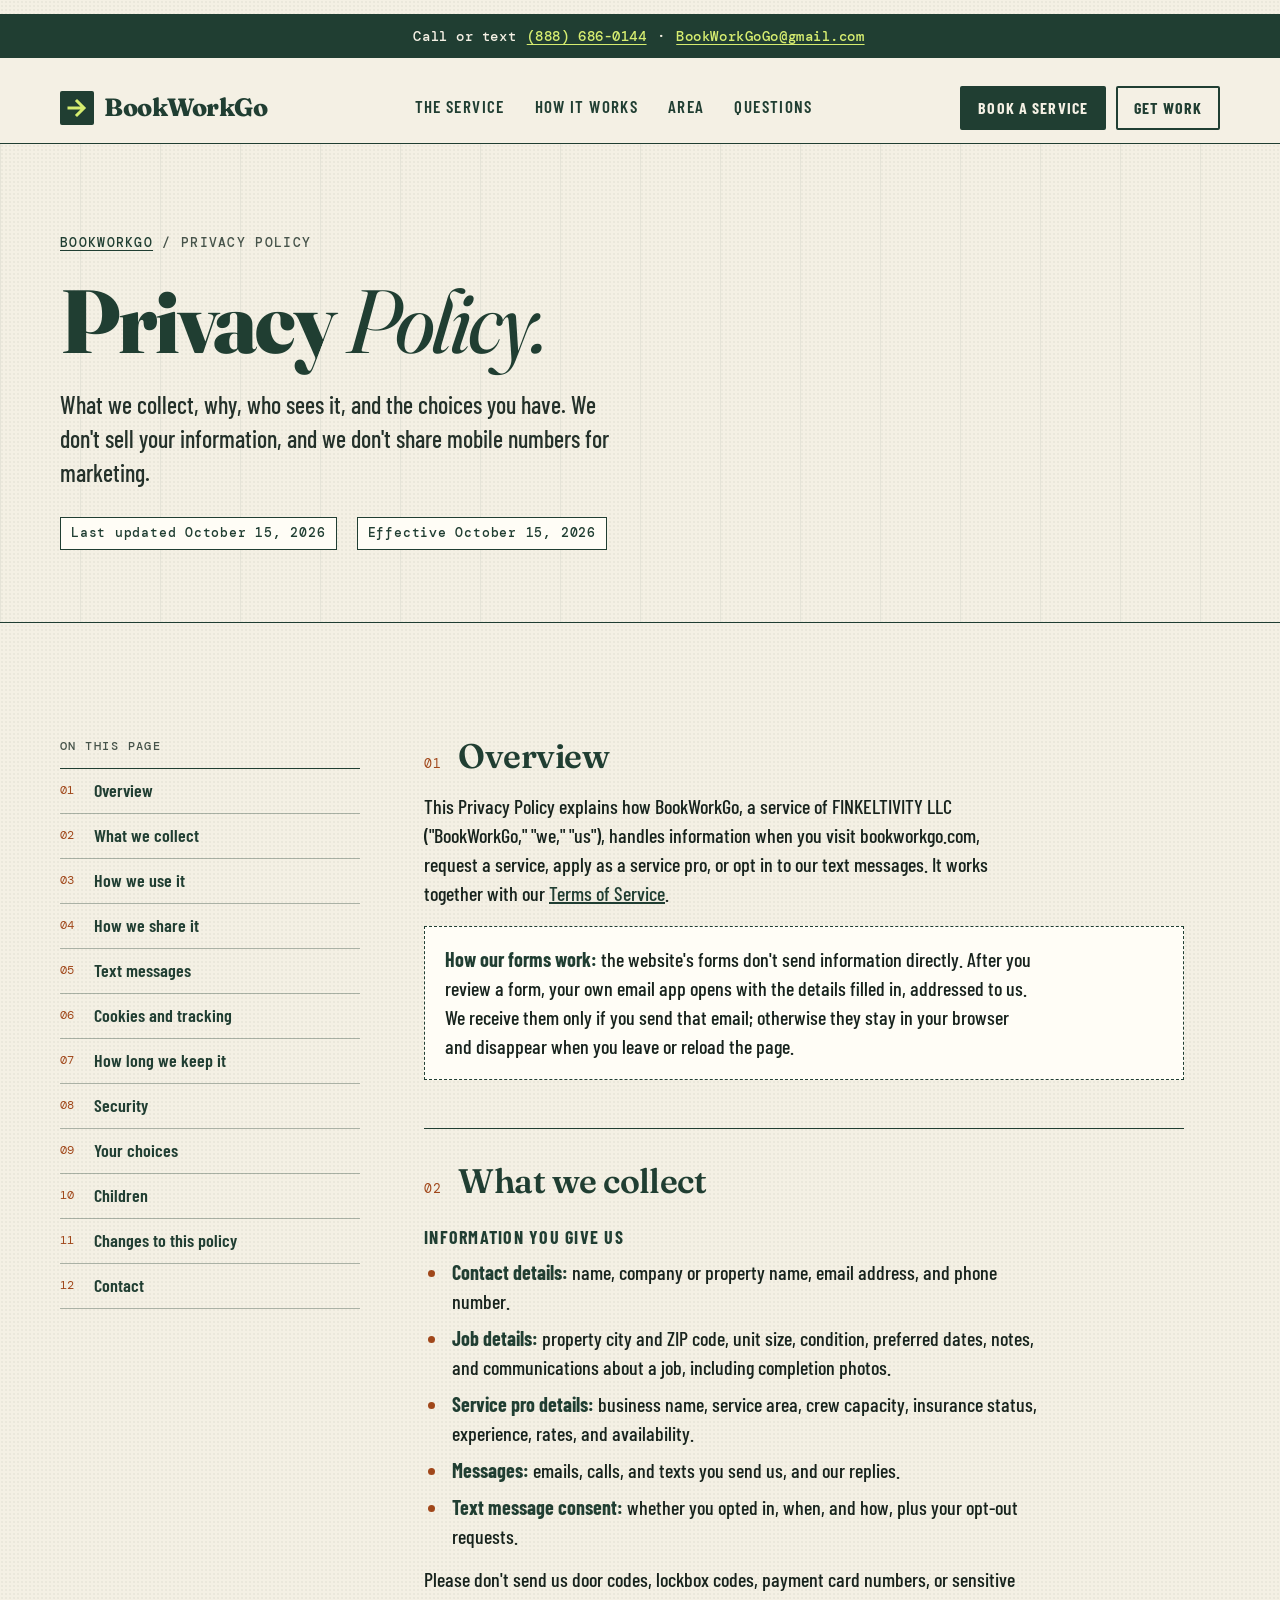
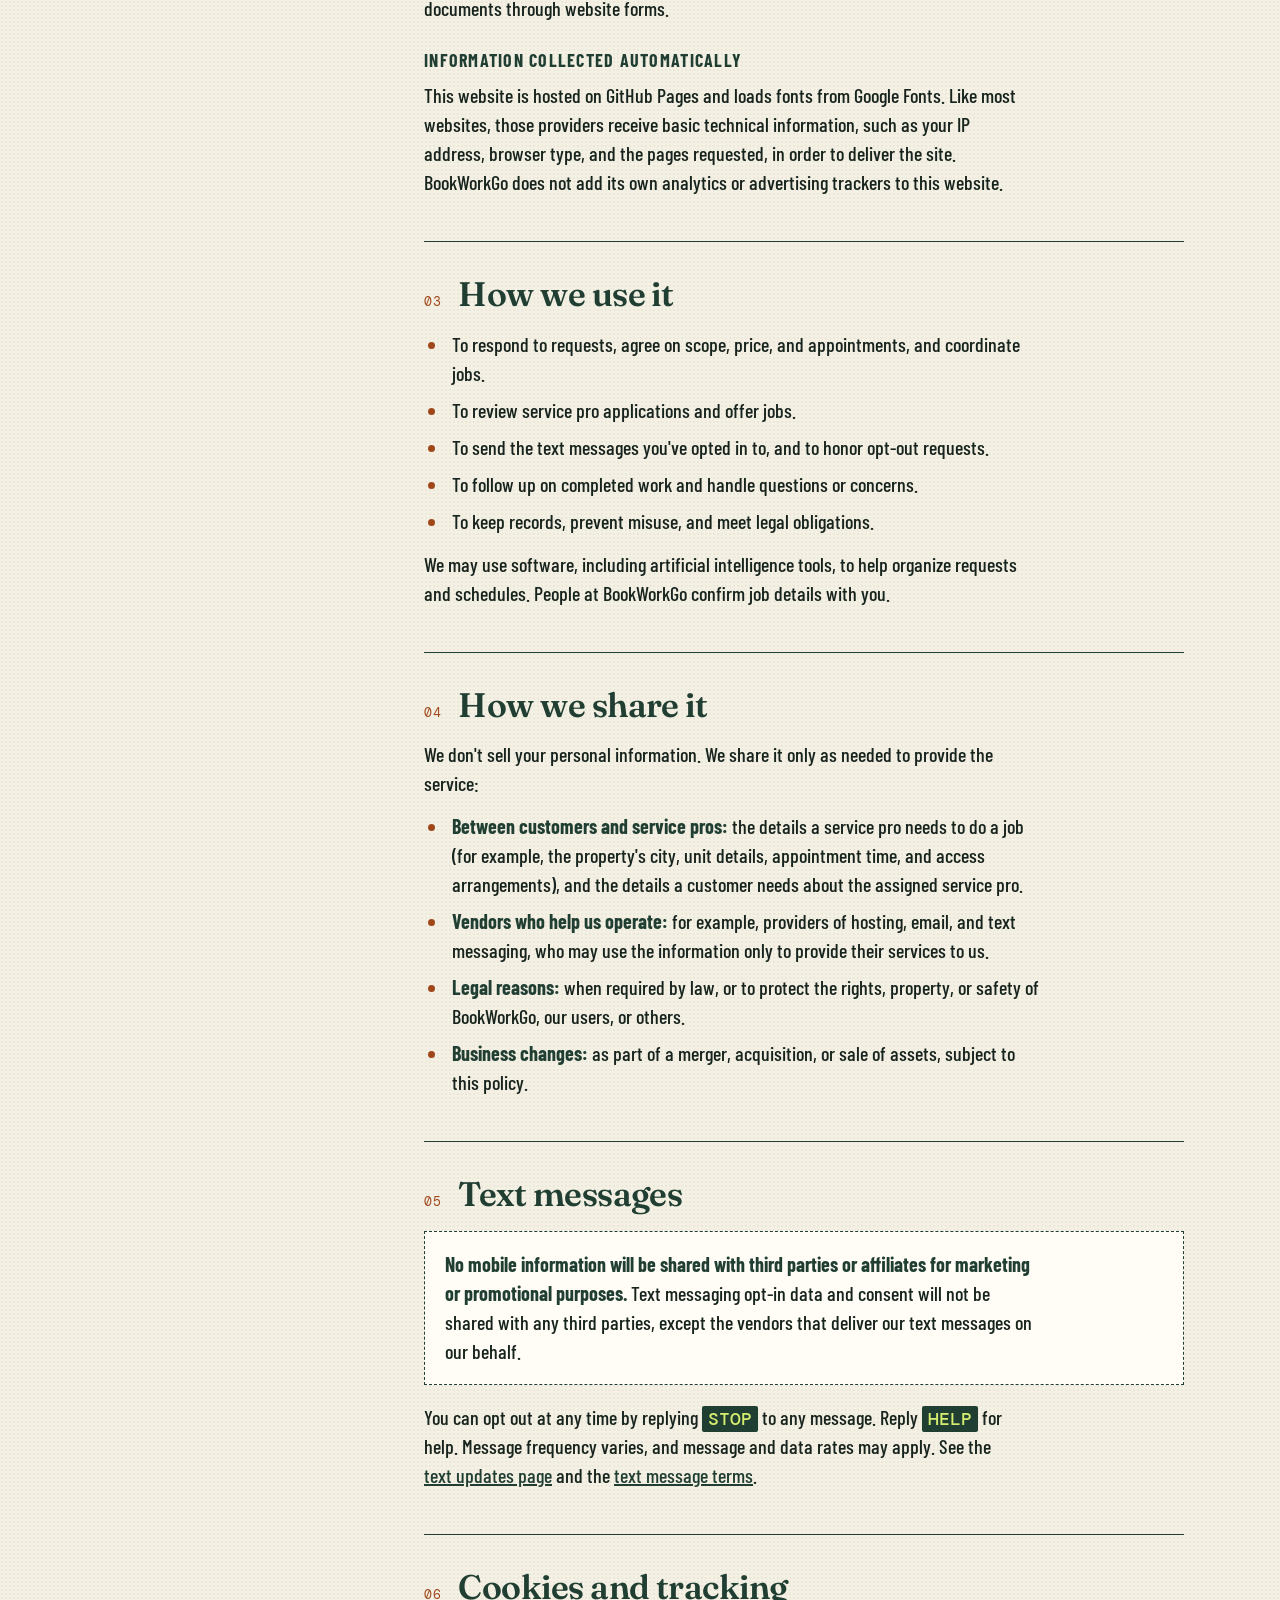
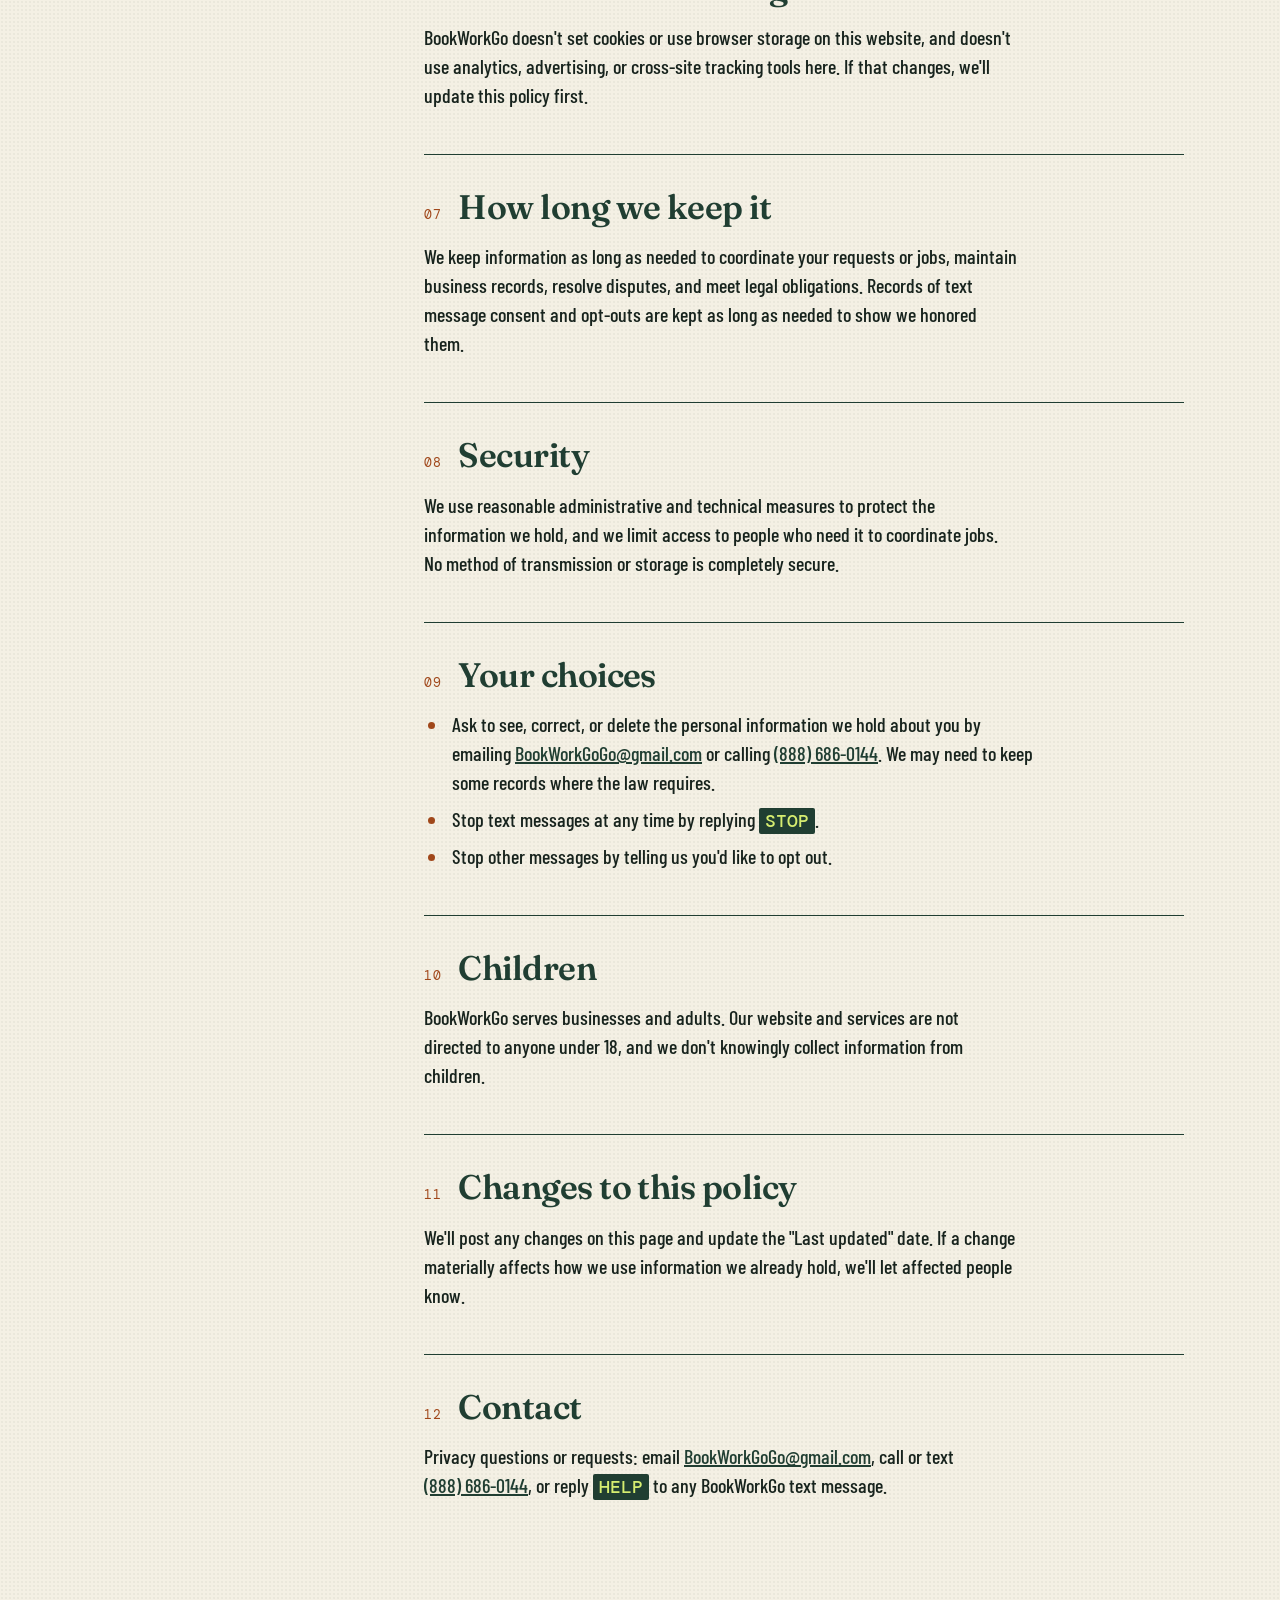
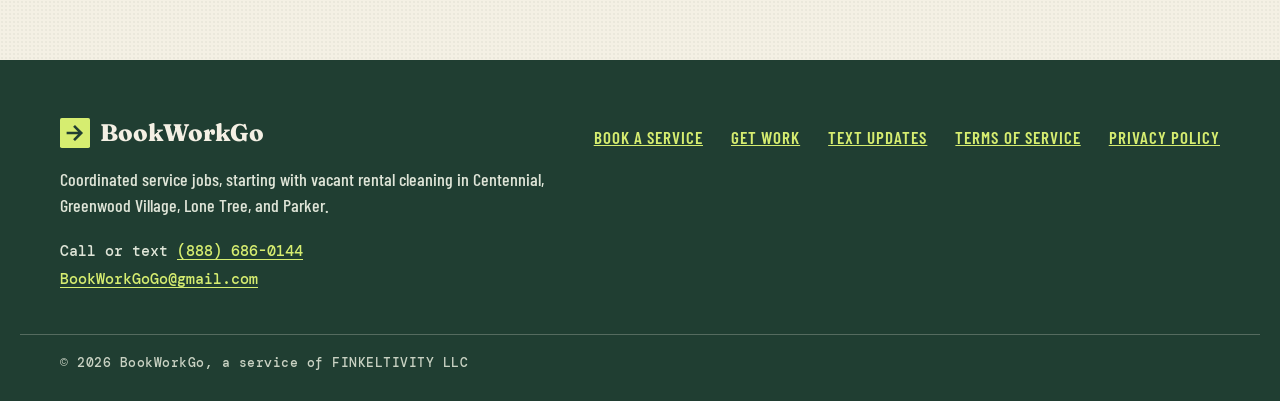
<file: privacy-policy/index.html>
<!doctype html>
<html lang="en">
<head>
<meta charset="utf-8">
<meta name="viewport" content="width=device-width, initial-scale=1">
<title>Privacy Policy — BookWorkGo</title>
<meta name="description" content="How BookWorkGo collects, uses, and protects information, including mobile numbers and text message consent.">
<meta name="theme-color" content="#203e32">
<link rel="icon" href="data:image/svg+xml,%3Csvg xmlns='http://www.w3.org/2000/svg' viewBox='0 0 34 34'%3E%3Crect width='34' height='34' rx='3' fill='%23203e32'/%3E%3Cpath d='M9 17h14M17 10l7 7-7 7' fill='none' stroke='%23d6ed70' stroke-width='3'/%3E%3C/svg%3E">
<link rel="preconnect" href="https://fonts.googleapis.com">
<link rel="preconnect" href="https://fonts.gstatic.com" crossorigin>
<link rel="stylesheet" href="https://fonts.googleapis.com/css2?family=Barlow+Condensed:wght@400;500;600;700&family=DM+Mono:wght@400;500&family=Fraunces:ital,opsz,wght@0,9..144,400;0,9..144,600;0,9..144,800;1,9..144,400;1,9..144,600&display=swap">
<link rel="stylesheet" href="../css/site.css">
</head>
<body>
<a class="skip" href="#policy">Skip to the policy</a>

<header class="site-header">
  <p class="preview-bar contact-bar">Call or text <a href="tel:+18886860144">(888) 686-0144</a> · <!--email_off--><a href="mailto:BookWorkGoGo@gmail.com">BookWorkGoGo@gmail.com</a><!--/email_off--></p>
  <nav class="wrap nav" aria-label="Main">
    <a class="brand" href="../" aria-label="BookWorkGo home">
      <svg width="34" height="34" viewBox="0 0 34 34" aria-hidden="true"><rect width="34" height="34" rx="2" fill="#203e32"/><path d="M9 17h14M17 10l7 7-7 7" fill="none" stroke="#d6ed70" stroke-width="3" stroke-linecap="square"/></svg>
      <span>BookWorkGo</span>
    </a>
    <div class="nav-links">
      <a href="../#service">The service</a>
      <a href="../#how">How it works</a>
      <a href="../#area">Area</a>
      <a href="../#faq">Questions</a>
    </div>
    <div class="nav-cta">
      <a class="btn btn-primary btn-sm" href="../#book">Book a service</a>
      <a class="btn btn-ghost btn-sm" href="../#pros">Get work</a>
    </div>
  </nav>
</header>

<main id="top">
  <section class="page-head" aria-labelledby="page-title">
    <div class="wrap">
      <p class="crumbs"><a href="../">BookWorkGo</a> / Privacy Policy</p>
      <h1 id="page-title" class="rise d1">Privacy <em>Policy.</em></h1>
      <p class="lead rise d2">What we collect, why, who sees it, and the choices you have. We don't sell your information, and we don't share mobile numbers for marketing.</p>
      <p class="stamp-line rise d3"><span>Last updated October 15, 2026</span><span>Effective October 15, 2026</span></p>
    </div>
  </section>

  <div class="section">
    <div id="policy" class="wrap doc">
      <nav class="toc" aria-label="Sections">
        <p>On this page</p>
        <ol>
          <li><a href="#overview">Overview</a></li>
          <li><a href="#collect">What we collect</a></li>
          <li><a href="#use">How we use it</a></li>
          <li><a href="#share">How we share it</a></li>
          <li><a href="#text-messages">Text messages</a></li>
          <li><a href="#cookies">Cookies and tracking</a></li>
          <li><a href="#retention">How long we keep it</a></li>
          <li><a href="#security">Security</a></li>
          <li><a href="#choices">Your choices</a></li>
          <li><a href="#children">Children</a></li>
          <li><a href="#updates">Changes to this policy</a></li>
          <li><a href="#contact">Contact</a></li>
        </ol>
      </nav>

      <article class="prose">
        <section id="overview" aria-labelledby="h-overview">
          <h2 id="h-overview">Overview</h2>
          <p>This Privacy Policy explains how BookWorkGo, a service of FINKELTIVITY LLC ("BookWorkGo," "we," "us"), handles information when you visit bookworkgo.com, request a service, apply as a service pro, or opt in to our text messages. It works together with our <a href="../terms-of-service/">Terms of Service</a>.</p>
          <div class="boxed">
            <p><strong>How our forms work:</strong> the website's forms don't send information directly. After you review a form, your own email app opens with the details filled in, addressed to us. We receive them only if you send that email; otherwise they stay in your browser and disappear when you leave or reload the page.</p>
          </div>
        </section>

        <section id="collect" aria-labelledby="h-collect">
          <h2 id="h-collect">What we collect</h2>
          <h3>Information you give us</h3>
          <ul>
            <li><strong>Contact details:</strong> name, company or property name, email address, and phone number.</li>
            <li><strong>Job details:</strong> property city and ZIP code, unit size, condition, preferred dates, notes, and communications about a job, including completion photos.</li>
            <li><strong>Service pro details:</strong> business name, service area, crew capacity, insurance status, experience, rates, and availability.</li>
            <li><strong>Messages:</strong> emails, calls, and texts you send us, and our replies.</li>
            <li><strong>Text message consent:</strong> whether you opted in, when, and how, plus your opt-out requests.</li>
          </ul>
          <p>Please don't send us door codes, lockbox codes, payment card numbers, or sensitive documents through website forms.</p>
          <h3>Information collected automatically</h3>
          <p>This website is hosted on GitHub Pages and loads fonts from Google Fonts. Like most websites, those providers receive basic technical information, such as your IP address, browser type, and the pages requested, in order to deliver the site. BookWorkGo does not add its own analytics or advertising trackers to this website.</p>
        </section>

        <section id="use" aria-labelledby="h-use">
          <h2 id="h-use">How we use it</h2>
          <ul>
            <li>To respond to requests, agree on scope, price, and appointments, and coordinate jobs.</li>
            <li>To review service pro applications and offer jobs.</li>
            <li>To send the text messages you've opted in to, and to honor opt-out requests.</li>
            <li>To follow up on completed work and handle questions or concerns.</li>
            <li>To keep records, prevent misuse, and meet legal obligations.</li>
          </ul>
          <p>We may use software, including artificial intelligence tools, to help organize requests and schedules. People at BookWorkGo confirm job details with you.</p>
        </section>

        <section id="share" aria-labelledby="h-share">
          <h2 id="h-share">How we share it</h2>
          <p>We don't sell your personal information. We share it only as needed to provide the service:</p>
          <ul>
            <li><strong>Between customers and service pros:</strong> the details a service pro needs to do a job (for example, the property's city, unit details, appointment time, and access arrangements), and the details a customer needs about the assigned service pro.</li>
            <li><strong>Vendors who help us operate:</strong> for example, providers of hosting, email, and text messaging, who may use the information only to provide their services to us.</li>
            <li><strong>Legal reasons:</strong> when required by law, or to protect the rights, property, or safety of BookWorkGo, our users, or others.</li>
            <li><strong>Business changes:</strong> as part of a merger, acquisition, or sale of assets, subject to this policy.</li>
          </ul>
        </section>

        <section id="text-messages" aria-labelledby="h-sms">
          <h2 id="h-sms">Text messages</h2>
          <div class="boxed">
            <p><strong>No mobile information will be shared with third parties or affiliates for marketing or promotional purposes.</strong> Text messaging opt-in data and consent will not be shared with any third parties, except the vendors that deliver our text messages on our behalf.</p>
          </div>
          <p>You can opt out at any time by replying <span class="keyword">STOP</span> to any message. Reply <span class="keyword">HELP</span> for help. Message frequency varies, and message and data rates may apply. See the <a href="../opt-in/">text updates page</a> and the <a href="../terms-of-service/#text-messages">text message terms</a>.</p>
        </section>

        <section id="cookies" aria-labelledby="h-cookies">
          <h2 id="h-cookies">Cookies and tracking</h2>
          <p>BookWorkGo doesn't set cookies or use browser storage on this website, and doesn't use analytics, advertising, or cross-site tracking tools here. If that changes, we'll update this policy first.</p>
        </section>

        <section id="retention" aria-labelledby="h-retention">
          <h2 id="h-retention">How long we keep it</h2>
          <p>We keep information as long as needed to coordinate your requests or jobs, maintain business records, resolve disputes, and meet legal obligations. Records of text message consent and opt-outs are kept as long as needed to show we honored them.</p>
        </section>

        <section id="security" aria-labelledby="h-security">
          <h2 id="h-security">Security</h2>
          <p>We use reasonable administrative and technical measures to protect the information we hold, and we limit access to people who need it to coordinate jobs. No method of transmission or storage is completely secure.</p>
        </section>

        <section id="choices" aria-labelledby="h-choices">
          <h2 id="h-choices">Your choices</h2>
          <ul>
            <li>Ask to see, correct, or delete the personal information we hold about you by emailing <!--email_off--><a href="mailto:BookWorkGoGo@gmail.com">BookWorkGoGo@gmail.com</a><!--/email_off--> or calling <a href="tel:+18886860144">(888) 686-0144</a>. We may need to keep some records where the law requires.</li>
            <li>Stop text messages at any time by replying <span class="keyword">STOP</span>.</li>
            <li>Stop other messages by telling us you'd like to opt out.</li>
          </ul>
        </section>

        <section id="children" aria-labelledby="h-children">
          <h2 id="h-children">Children</h2>
          <p>BookWorkGo serves businesses and adults. Our website and services are not directed to anyone under 18, and we don't knowingly collect information from children.</p>
        </section>

        <section id="updates" aria-labelledby="h-updates">
          <h2 id="h-updates">Changes to this policy</h2>
          <p>We'll post any changes on this page and update the "Last updated" date. If a change materially affects how we use information we already hold, we'll let affected people know.</p>
        </section>

        <section id="contact" aria-labelledby="h-contact">
          <h2 id="h-contact">Contact</h2>
          <p>Privacy questions or requests: email <!--email_off--><a href="mailto:BookWorkGoGo@gmail.com">BookWorkGoGo@gmail.com</a><!--/email_off-->, call or text <a href="tel:+18886860144">(888) 686-0144</a>, or reply <span class="keyword">HELP</span> to any BookWorkGo text message.</p>
        </section>
      </article>
    </div>
  </div>
</main>

<footer class="site-footer dark">
  <div class="wrap foot-top">
    <div>
      <p class="foot-brand">
        <svg width="30" height="30" viewBox="0 0 34 34" aria-hidden="true"><rect width="34" height="34" rx="2" fill="#d6ed70"/><path d="M9 17h14M17 10l7 7-7 7" fill="none" stroke="#203e32" stroke-width="3" stroke-linecap="square"/></svg>
        BookWorkGo
      </p>
      <p>Coordinated service jobs, starting with vacant rental cleaning in Centennial, Greenwood Village, Lone Tree, and Parker.</p>
      <p class="foot-contact">Call or text <a href="tel:+18886860144">(888) 686-0144</a><br><!--email_off--><a href="mailto:BookWorkGoGo@gmail.com">BookWorkGoGo@gmail.com</a><!--/email_off--></p>
    </div>
    <nav class="foot-nav" aria-label="Footer">
      <a href="../#book">Book a service</a>
      <a href="../#pros">Get work</a>
      <a href="../opt-in/">Text updates</a>
      <a href="../terms-of-service/">Terms of Service</a>
      <a href="./" aria-current="page">Privacy Policy</a>
    </nav>
  </div>
  <p class="wrap foot-legal">© 2026 BookWorkGo, a service of FINKELTIVITY LLC</p>
</footer>
</body>
</html>
</file>
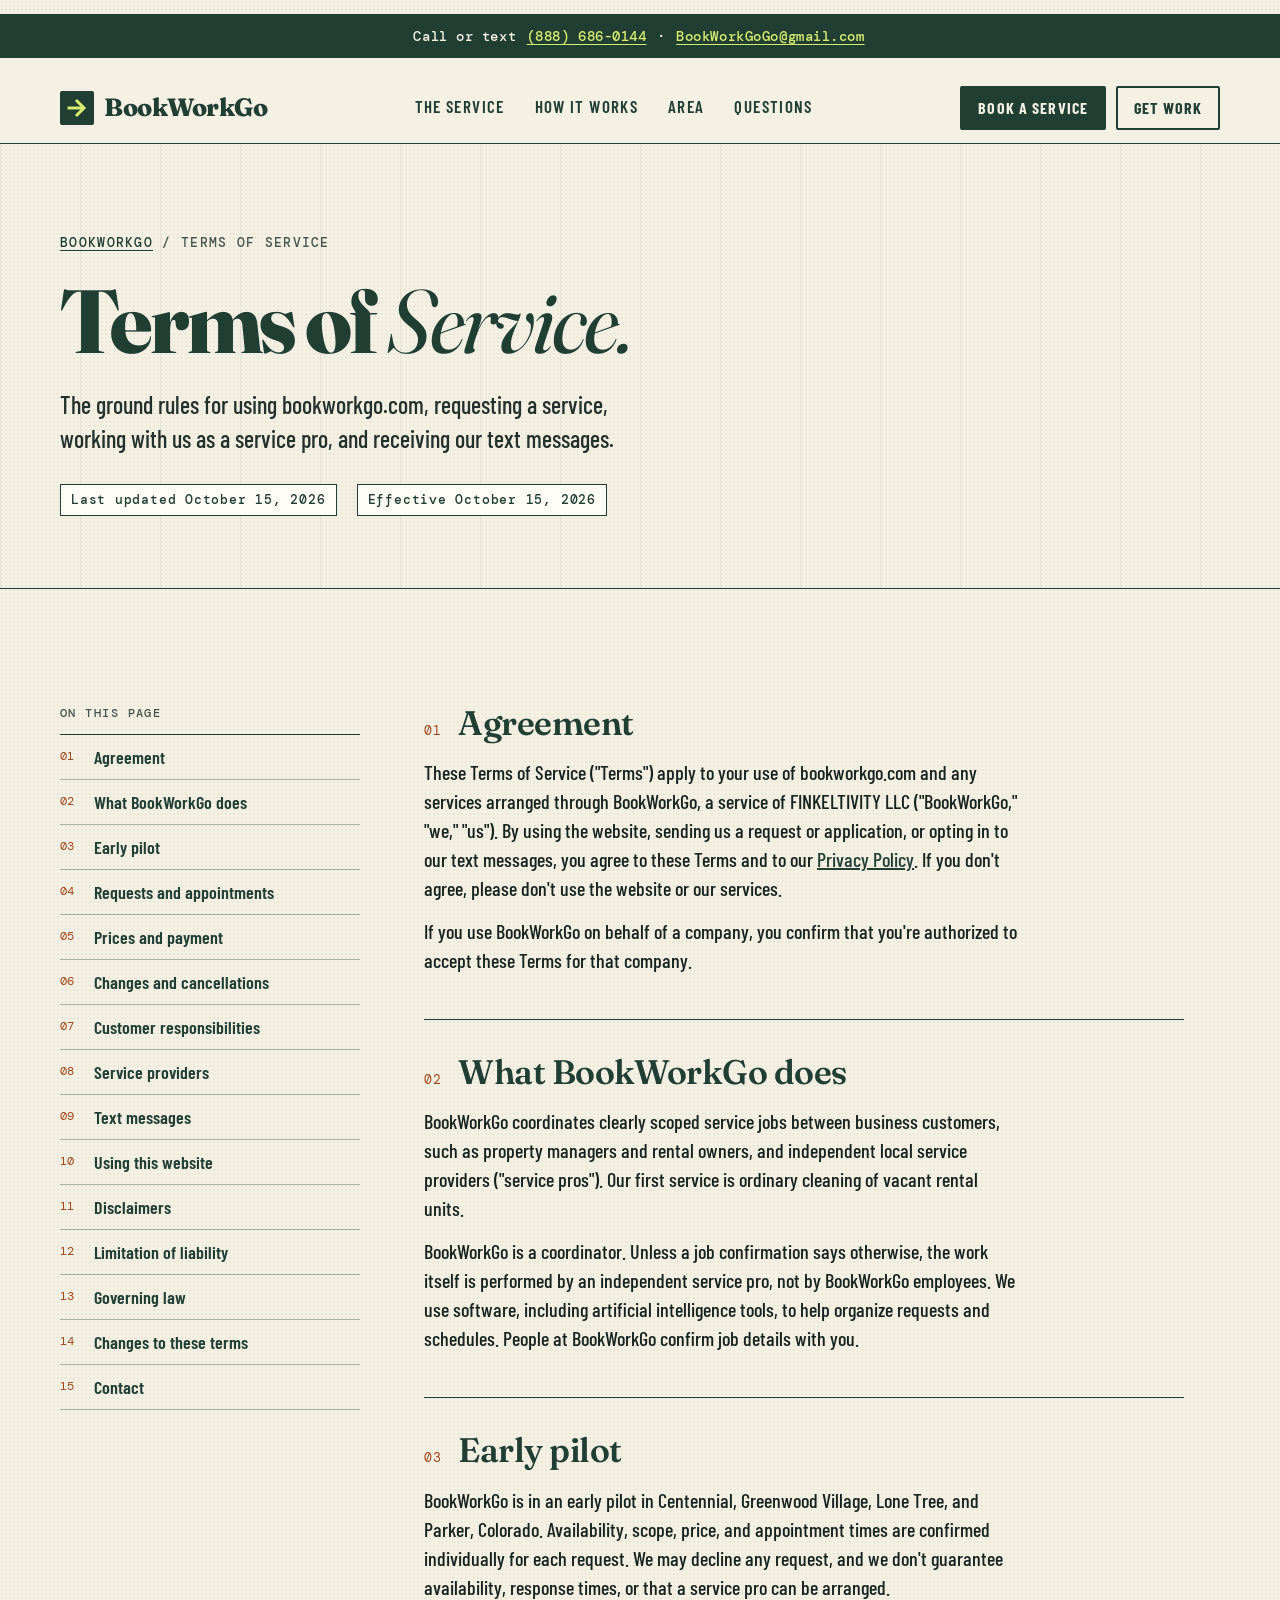
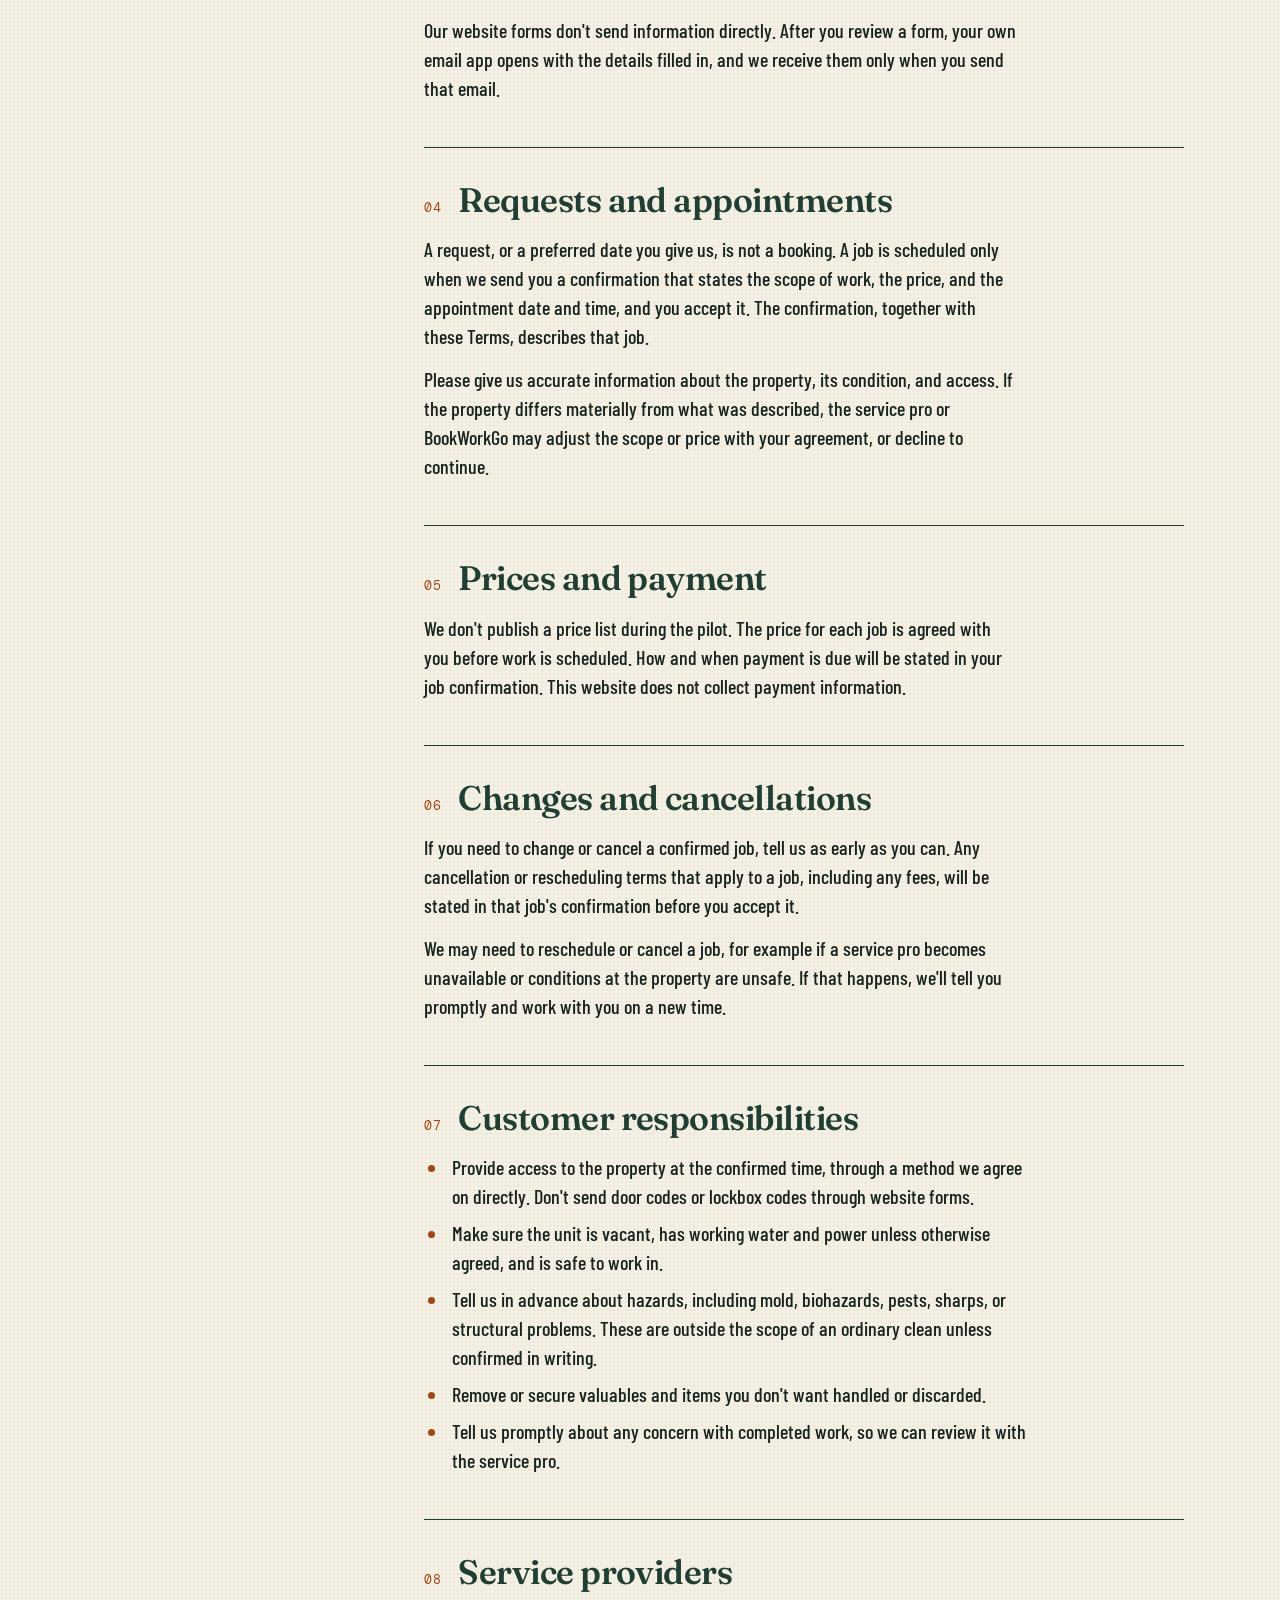
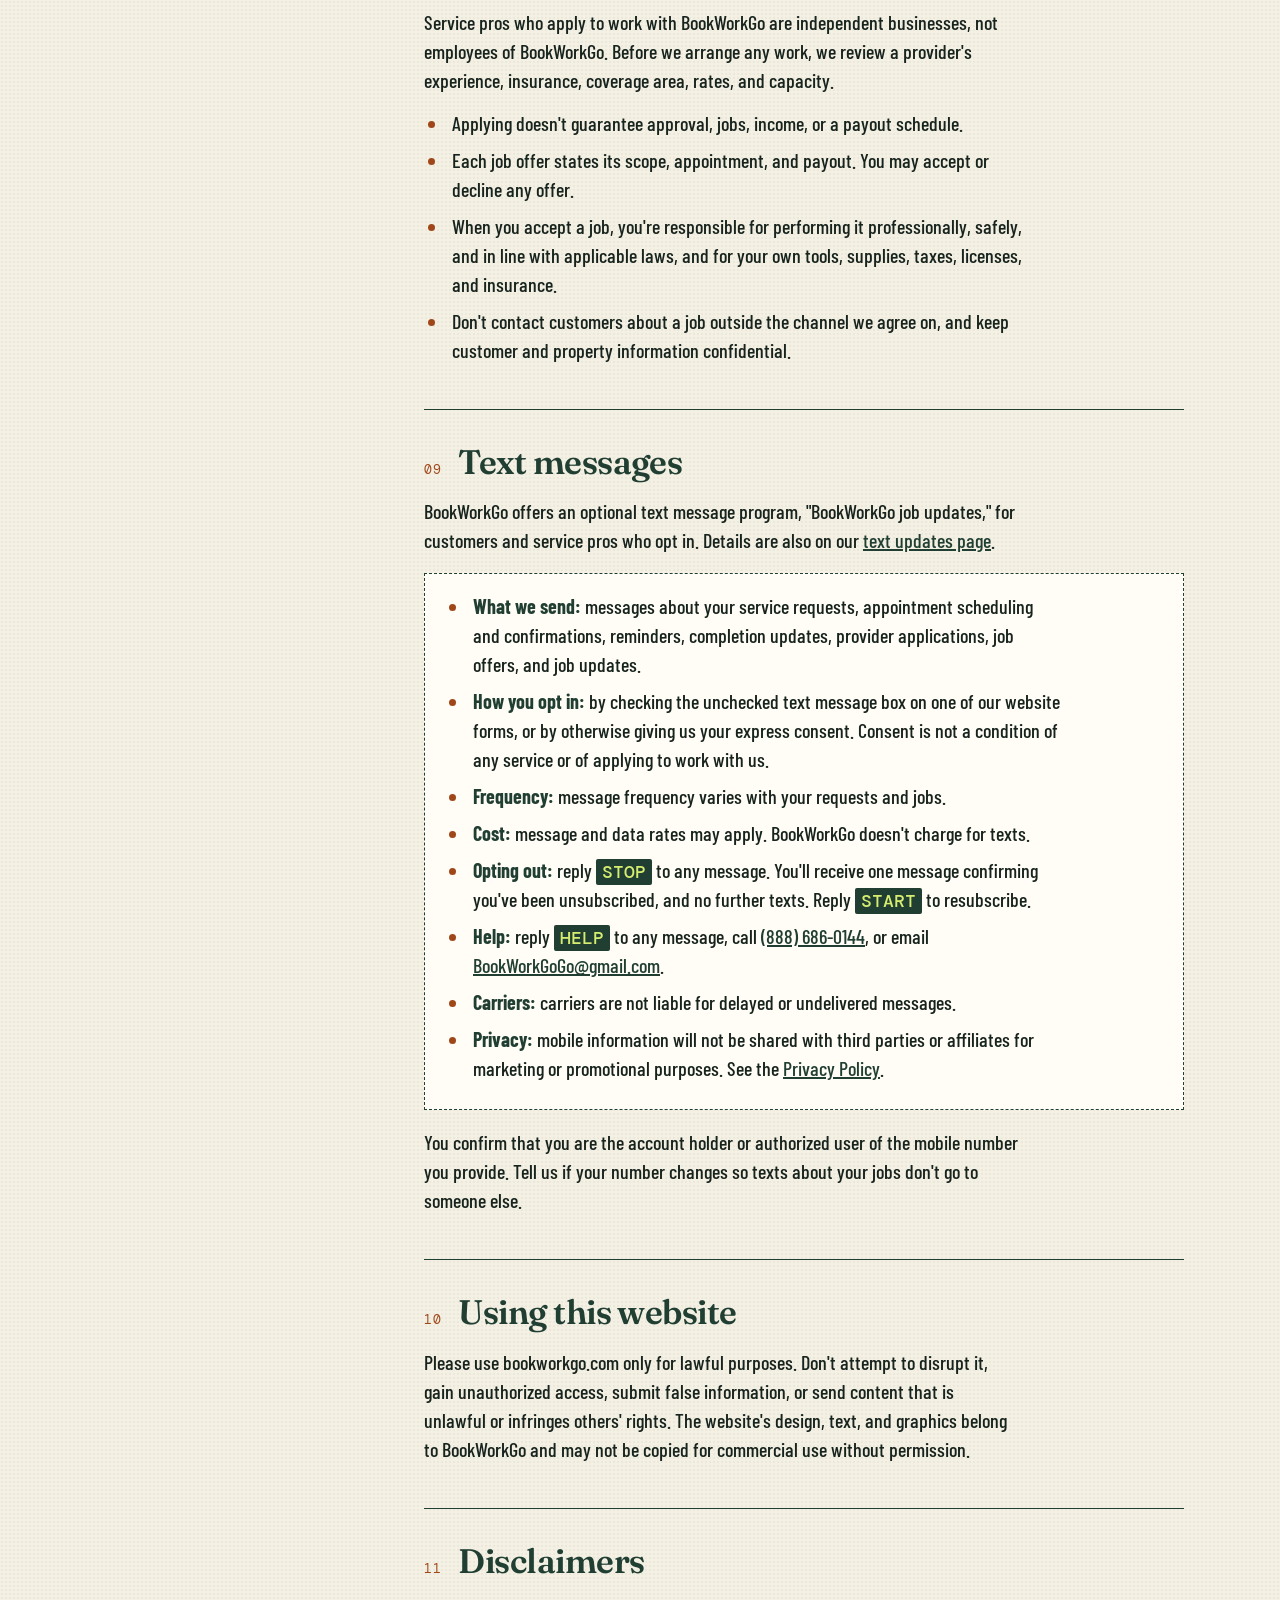
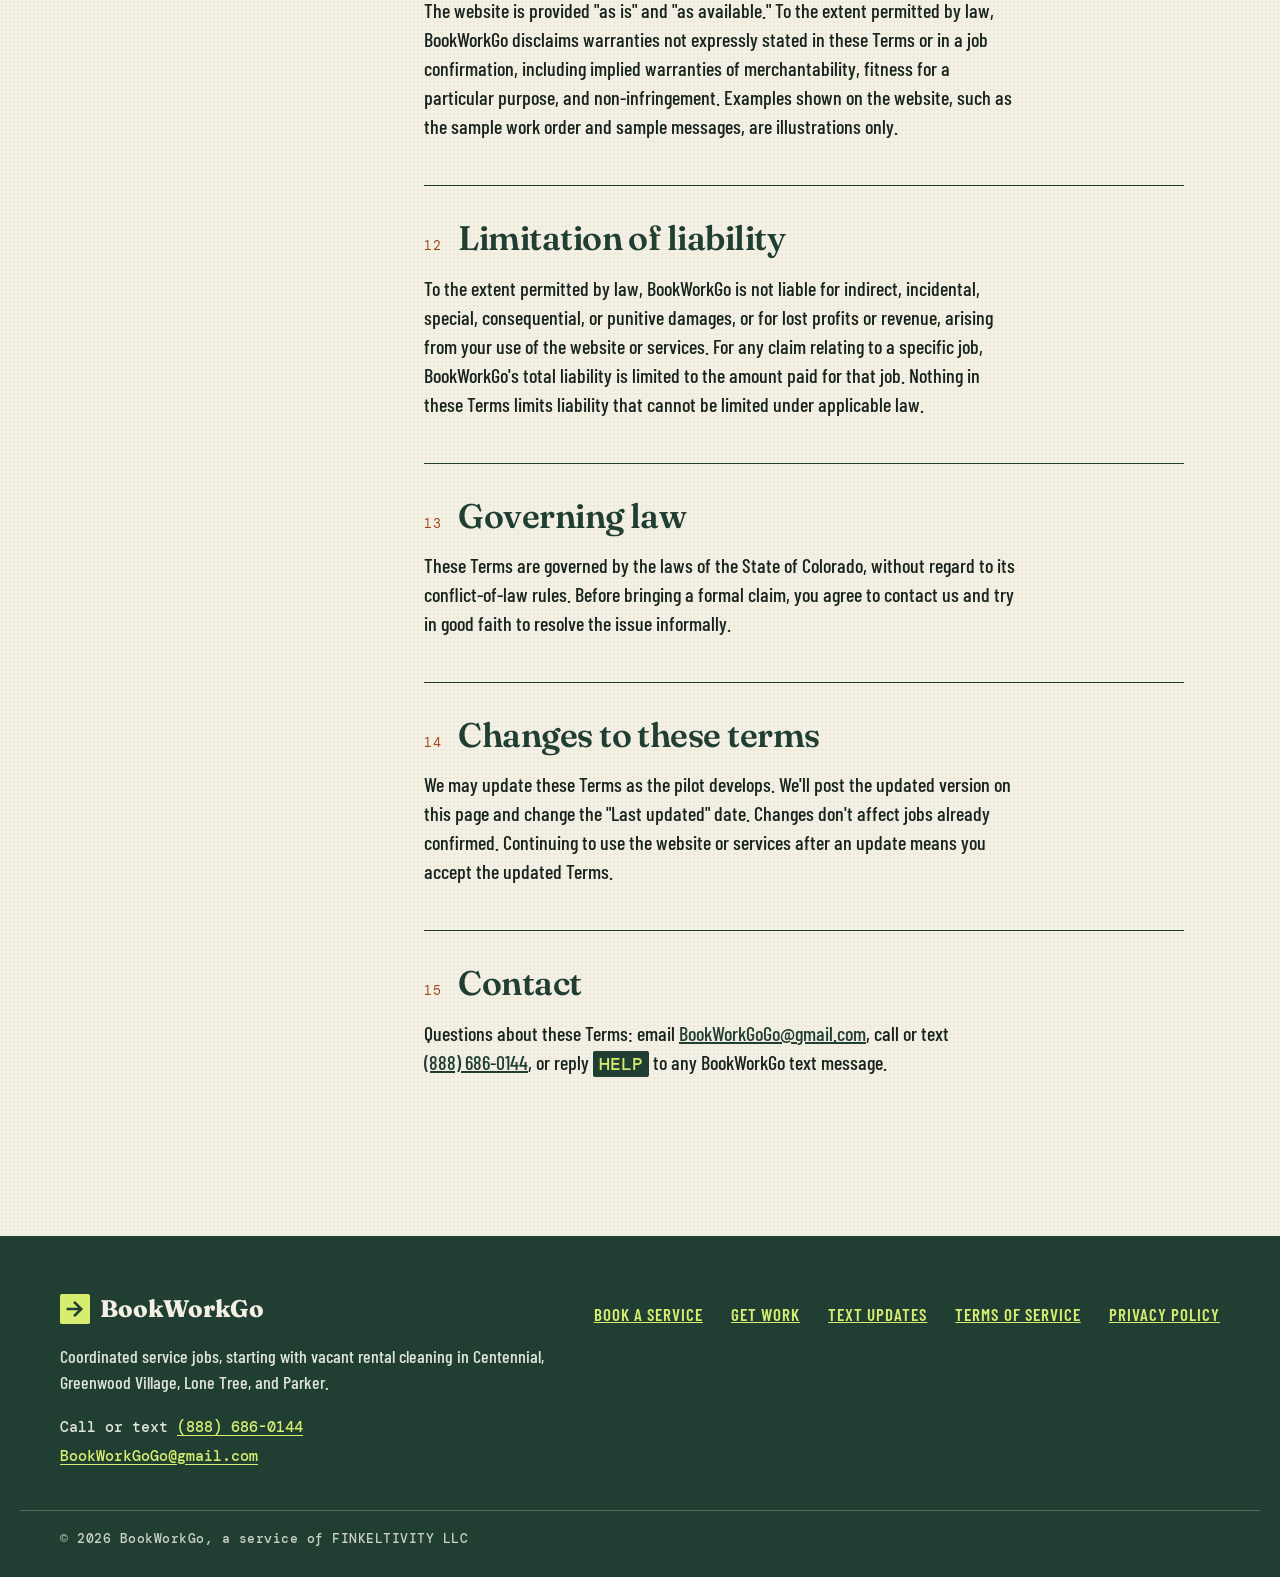
<file: terms-of-service/index.html>
<!doctype html>
<html lang="en">
<head>
<meta charset="utf-8">
<meta name="viewport" content="width=device-width, initial-scale=1">
<title>Terms of Service — BookWorkGo</title>
<meta name="description" content="Terms of Service for BookWorkGo, including the terms for BookWorkGo text messages.">
<meta name="theme-color" content="#203e32">
<link rel="icon" href="data:image/svg+xml,%3Csvg xmlns='http://www.w3.org/2000/svg' viewBox='0 0 34 34'%3E%3Crect width='34' height='34' rx='3' fill='%23203e32'/%3E%3Cpath d='M9 17h14M17 10l7 7-7 7' fill='none' stroke='%23d6ed70' stroke-width='3'/%3E%3C/svg%3E">
<link rel="preconnect" href="https://fonts.googleapis.com">
<link rel="preconnect" href="https://fonts.gstatic.com" crossorigin>
<link rel="stylesheet" href="https://fonts.googleapis.com/css2?family=Barlow+Condensed:wght@400;500;600;700&family=DM+Mono:wght@400;500&family=Fraunces:ital,opsz,wght@0,9..144,400;0,9..144,600;0,9..144,800;1,9..144,400;1,9..144,600&display=swap">
<link rel="stylesheet" href="../css/site.css">
</head>
<body>
<a class="skip" href="#terms">Skip to the terms</a>

<header class="site-header">
  <p class="preview-bar contact-bar">Call or text <a href="tel:+18886860144">(888) 686-0144</a> · <!--email_off--><a href="mailto:BookWorkGoGo@gmail.com">BookWorkGoGo@gmail.com</a><!--/email_off--></p>
  <nav class="wrap nav" aria-label="Main">
    <a class="brand" href="../" aria-label="BookWorkGo home">
      <svg width="34" height="34" viewBox="0 0 34 34" aria-hidden="true"><rect width="34" height="34" rx="2" fill="#203e32"/><path d="M9 17h14M17 10l7 7-7 7" fill="none" stroke="#d6ed70" stroke-width="3" stroke-linecap="square"/></svg>
      <span>BookWorkGo</span>
    </a>
    <div class="nav-links">
      <a href="../#service">The service</a>
      <a href="../#how">How it works</a>
      <a href="../#area">Area</a>
      <a href="../#faq">Questions</a>
    </div>
    <div class="nav-cta">
      <a class="btn btn-primary btn-sm" href="../#book">Book a service</a>
      <a class="btn btn-ghost btn-sm" href="../#pros">Get work</a>
    </div>
  </nav>
</header>

<main id="top">
  <section class="page-head" aria-labelledby="page-title">
    <div class="wrap">
      <p class="crumbs"><a href="../">BookWorkGo</a> / Terms of Service</p>
      <h1 id="page-title" class="rise d1">Terms of <em>Service.</em></h1>
      <p class="lead rise d2">The ground rules for using bookworkgo.com, requesting a service, working with us as a service pro, and receiving our text messages.</p>
      <p class="stamp-line rise d3"><span>Last updated October 15, 2026</span><span>Effective October 15, 2026</span></p>
    </div>
  </section>

  <div class="section">
    <div id="terms" class="wrap doc">
      <nav class="toc" aria-label="Sections">
        <p>On this page</p>
        <ol>
          <li><a href="#agreement">Agreement</a></li>
          <li><a href="#what-we-do">What BookWorkGo does</a></li>
          <li><a href="#pilot">Early pilot</a></li>
          <li><a href="#requests">Requests and appointments</a></li>
          <li><a href="#prices">Prices and payment</a></li>
          <li><a href="#changes-to-jobs">Changes and cancellations</a></li>
          <li><a href="#customers">Customer responsibilities</a></li>
          <li><a href="#providers">Service providers</a></li>
          <li><a href="#text-messages">Text messages</a></li>
          <li><a href="#website">Using this website</a></li>
          <li><a href="#disclaimers">Disclaimers</a></li>
          <li><a href="#liability">Limitation of liability</a></li>
          <li><a href="#law">Governing law</a></li>
          <li><a href="#updates">Changes to these terms</a></li>
          <li><a href="#contact">Contact</a></li>
        </ol>
      </nav>

      <article class="prose">
        <section id="agreement" aria-labelledby="h-agreement">
          <h2 id="h-agreement">Agreement</h2>
          <p>These Terms of Service ("Terms") apply to your use of bookworkgo.com and any services arranged through BookWorkGo, a service of FINKELTIVITY LLC ("BookWorkGo," "we," "us"). By using the website, sending us a request or application, or opting in to our text messages, you agree to these Terms and to our <a href="../privacy-policy/">Privacy Policy</a>. If you don't agree, please don't use the website or our services.</p>
          <p>If you use BookWorkGo on behalf of a company, you confirm that you're authorized to accept these Terms for that company.</p>
        </section>

        <section id="what-we-do" aria-labelledby="h-what">
          <h2 id="h-what">What BookWorkGo does</h2>
          <p>BookWorkGo coordinates clearly scoped service jobs between business customers, such as property managers and rental owners, and independent local service providers ("service pros"). Our first service is ordinary cleaning of vacant rental units.</p>
          <p>BookWorkGo is a coordinator. Unless a job confirmation says otherwise, the work itself is performed by an independent service pro, not by BookWorkGo employees. We use software, including artificial intelligence tools, to help organize requests and schedules. People at BookWorkGo confirm job details with you.</p>
        </section>

        <section id="pilot" aria-labelledby="h-pilot">
          <h2 id="h-pilot">Early pilot</h2>
          <p>BookWorkGo is in an early pilot in Centennial, Greenwood Village, Lone Tree, and Parker, Colorado. Availability, scope, price, and appointment times are confirmed individually for each request. We may decline any request, and we don't guarantee availability, response times, or that a service pro can be arranged.</p>
          <p>Our website forms don't send information directly. After you review a form, your own email app opens with the details filled in, and we receive them only when you send that email.</p>
        </section>

        <section id="requests" aria-labelledby="h-requests">
          <h2 id="h-requests">Requests and appointments</h2>
          <p>A request, or a preferred date you give us, is not a booking. A job is scheduled only when we send you a confirmation that states the scope of work, the price, and the appointment date and time, and you accept it. The confirmation, together with these Terms, describes that job.</p>
          <p>Please give us accurate information about the property, its condition, and access. If the property differs materially from what was described, the service pro or BookWorkGo may adjust the scope or price with your agreement, or decline to continue.</p>
        </section>

        <section id="prices" aria-labelledby="h-prices">
          <h2 id="h-prices">Prices and payment</h2>
          <p>We don't publish a price list during the pilot. The price for each job is agreed with you before work is scheduled. How and when payment is due will be stated in your job confirmation. This website does not collect payment information.</p>
        </section>

        <section id="changes-to-jobs" aria-labelledby="h-changes">
          <h2 id="h-changes">Changes and cancellations</h2>
          <p>If you need to change or cancel a confirmed job, tell us as early as you can. Any cancellation or rescheduling terms that apply to a job, including any fees, will be stated in that job's confirmation before you accept it.</p>
          <p>We may need to reschedule or cancel a job, for example if a service pro becomes unavailable or conditions at the property are unsafe. If that happens, we'll tell you promptly and work with you on a new time.</p>
        </section>

        <section id="customers" aria-labelledby="h-customers">
          <h2 id="h-customers">Customer responsibilities</h2>
          <ul>
            <li>Provide access to the property at the confirmed time, through a method we agree on directly. Don't send door codes or lockbox codes through website forms.</li>
            <li>Make sure the unit is vacant, has working water and power unless otherwise agreed, and is safe to work in.</li>
            <li>Tell us in advance about hazards, including mold, biohazards, pests, sharps, or structural problems. These are outside the scope of an ordinary clean unless confirmed in writing.</li>
            <li>Remove or secure valuables and items you don't want handled or discarded.</li>
            <li>Tell us promptly about any concern with completed work, so we can review it with the service pro.</li>
          </ul>
        </section>

        <section id="providers" aria-labelledby="h-providers">
          <h2 id="h-providers">Service providers</h2>
          <p>Service pros who apply to work with BookWorkGo are independent businesses, not employees of BookWorkGo. Before we arrange any work, we review a provider's experience, insurance, coverage area, rates, and capacity.</p>
          <ul>
            <li>Applying doesn't guarantee approval, jobs, income, or a payout schedule.</li>
            <li>Each job offer states its scope, appointment, and payout. You may accept or decline any offer.</li>
            <li>When you accept a job, you're responsible for performing it professionally, safely, and in line with applicable laws, and for your own tools, supplies, taxes, licenses, and insurance.</li>
            <li>Don't contact customers about a job outside the channel we agree on, and keep customer and property information confidential.</li>
          </ul>
        </section>

        <section id="text-messages" aria-labelledby="h-sms">
          <h2 id="h-sms">Text messages</h2>
          <p>BookWorkGo offers an optional text message program, "BookWorkGo job updates," for customers and service pros who opt in. Details are also on our <a href="../opt-in/">text updates page</a>.</p>
          <div class="boxed">
            <ul>
              <li><strong>What we send:</strong> messages about your service requests, appointment scheduling and confirmations, reminders, completion updates, provider applications, job offers, and job updates.</li>
              <li><strong>How you opt in:</strong> by checking the unchecked text message box on one of our website forms, or by otherwise giving us your express consent. Consent is not a condition of any service or of applying to work with us.</li>
              <li><strong>Frequency:</strong> message frequency varies with your requests and jobs.</li>
              <li><strong>Cost:</strong> message and data rates may apply. BookWorkGo doesn't charge for texts.</li>
              <li><strong>Opting out:</strong> reply <span class="keyword">STOP</span> to any message. You'll receive one message confirming you've been unsubscribed, and no further texts. Reply <span class="keyword">START</span> to resubscribe.</li>
              <li><strong>Help:</strong> reply <span class="keyword">HELP</span> to any message, call <a href="tel:+18886860144">(888) 686-0144</a>, or email <!--email_off--><a href="mailto:BookWorkGoGo@gmail.com">BookWorkGoGo@gmail.com</a><!--/email_off-->.</li>
              <li><strong>Carriers:</strong> carriers are not liable for delayed or undelivered messages.</li>
              <li><strong>Privacy:</strong> mobile information will not be shared with third parties or affiliates for marketing or promotional purposes. See the <a href="../privacy-policy/#text-messages">Privacy Policy</a>.</li>
            </ul>
          </div>
          <p>You confirm that you are the account holder or authorized user of the mobile number you provide. Tell us if your number changes so texts about your jobs don't go to someone else.</p>
        </section>

        <section id="website" aria-labelledby="h-website">
          <h2 id="h-website">Using this website</h2>
          <p>Please use bookworkgo.com only for lawful purposes. Don't attempt to disrupt it, gain unauthorized access, submit false information, or send content that is unlawful or infringes others' rights. The website's design, text, and graphics belong to BookWorkGo and may not be copied for commercial use without permission.</p>
        </section>

        <section id="disclaimers" aria-labelledby="h-disclaimers">
          <h2 id="h-disclaimers">Disclaimers</h2>
          <p>The website is provided "as is" and "as available." To the extent permitted by law, BookWorkGo disclaims warranties not expressly stated in these Terms or in a job confirmation, including implied warranties of merchantability, fitness for a particular purpose, and non-infringement. Examples shown on the website, such as the sample work order and sample messages, are illustrations only.</p>
        </section>

        <section id="liability" aria-labelledby="h-liability">
          <h2 id="h-liability">Limitation of liability</h2>
          <p>To the extent permitted by law, BookWorkGo is not liable for indirect, incidental, special, consequential, or punitive damages, or for lost profits or revenue, arising from your use of the website or services. For any claim relating to a specific job, BookWorkGo's total liability is limited to the amount paid for that job. Nothing in these Terms limits liability that cannot be limited under applicable law.</p>
        </section>

        <section id="law" aria-labelledby="h-law">
          <h2 id="h-law">Governing law</h2>
          <p>These Terms are governed by the laws of the State of Colorado, without regard to its conflict-of-law rules. Before bringing a formal claim, you agree to contact us and try in good faith to resolve the issue informally.</p>
        </section>

        <section id="updates" aria-labelledby="h-updates">
          <h2 id="h-updates">Changes to these terms</h2>
          <p>We may update these Terms as the pilot develops. We'll post the updated version on this page and change the "Last updated" date. Changes don't affect jobs already confirmed. Continuing to use the website or services after an update means you accept the updated Terms.</p>
        </section>

        <section id="contact" aria-labelledby="h-contact">
          <h2 id="h-contact">Contact</h2>
          <p>Questions about these Terms: email <!--email_off--><a href="mailto:BookWorkGoGo@gmail.com">BookWorkGoGo@gmail.com</a><!--/email_off-->, call or text <a href="tel:+18886860144">(888) 686-0144</a>, or reply <span class="keyword">HELP</span> to any BookWorkGo text message.</p>
        </section>
      </article>
    </div>
  </div>
</main>

<footer class="site-footer dark">
  <div class="wrap foot-top">
    <div>
      <p class="foot-brand">
        <svg width="30" height="30" viewBox="0 0 34 34" aria-hidden="true"><rect width="34" height="34" rx="2" fill="#d6ed70"/><path d="M9 17h14M17 10l7 7-7 7" fill="none" stroke="#203e32" stroke-width="3" stroke-linecap="square"/></svg>
        BookWorkGo
      </p>
      <p>Coordinated service jobs, starting with vacant rental cleaning in Centennial, Greenwood Village, Lone Tree, and Parker.</p>
      <p class="foot-contact">Call or text <a href="tel:+18886860144">(888) 686-0144</a><br><!--email_off--><a href="mailto:BookWorkGoGo@gmail.com">BookWorkGoGo@gmail.com</a><!--/email_off--></p>
    </div>
    <nav class="foot-nav" aria-label="Footer">
      <a href="../#book">Book a service</a>
      <a href="../#pros">Get work</a>
      <a href="../opt-in/">Text updates</a>
      <a href="./" aria-current="page">Terms of Service</a>
      <a href="../privacy-policy/">Privacy Policy</a>
    </nav>
  </div>
  <p class="wrap foot-legal">© 2026 BookWorkGo, a service of FINKELTIVITY LLC</p>
</footer>
</body>
</html>
</file>
<file: css/site.css>
:root {
  --paper: #f4f0e4;
  --paper-deep: #ece6d4;
  --sheet: #fffdf6;
  --forest: #203e32;
  --forest-deep: #14291f;
  --ink: #17231d;
  --muted: #46534a;
  --soft-on-dark: #dfe5d8;
  --lime: #d6ed70;
  --lime-wash: #eef5cf;
  --clay: #e88744;
  --clay-ink: #a0471a;
  --rule: rgba(32, 62, 50, .35);
  --display: "Fraunces", Georgia, "Times New Roman", serif;
  --body: "Barlow Condensed", "Arial Narrow", "Roboto Condensed", sans-serif-condensed, sans-serif;
  --mono: "DM Mono", ui-monospace, Menlo, Consolas, monospace;
  --gutter: clamp(16px, 4vw, 40px);
  --header-h: 120px;
}

*, *::before, *::after { box-sizing: border-box; }
html { scroll-behavior: smooth; scroll-padding-top: var(--header-h); overflow-x: clip; }
body {
  margin: 0;
  font-family: var(--body);
  font-weight: 500;
  font-size: 20px;
  line-height: 1.45;
  color: var(--ink);
  background-color: var(--paper);
  background-image: radial-gradient(rgba(32, 62, 50, .07) .6px, transparent .9px);
  background-size: 4px 4px;
  overflow-x: clip;
}
img, svg { max-width: 100%; }
a { color: var(--forest); }
a:hover { color: var(--forest-deep); }
:focus-visible { outline: 3px solid var(--forest); outline-offset: 3px; border-radius: 2px; }
.dark :focus-visible { outline-color: var(--lime); }
.dark .panel :focus-visible { outline-color: var(--forest); }
[hidden] { display: none !important; }

.skip {
  position: absolute; left: 12px; top: -80px; z-index: 50;
  background: var(--lime); color: var(--forest); padding: 12px 18px;
  font-weight: 700; text-decoration: none; border: 2px solid var(--forest);
}
.skip:focus { top: 12px; }

.wrap { max-width: 1240px; margin: 0 auto; padding-left: var(--gutter); padding-right: var(--gutter); }
.section { padding-top: clamp(72px, 9vw, 128px); padding-bottom: clamp(72px, 9vw, 128px); }
.split { display: flex; flex-wrap: wrap; gap: clamp(40px, 6vw, 96px); }
.split > * { min-width: 0; }

.kicker {
  margin: 0 0 18px;
  font-family: var(--mono); font-size: 13px; letter-spacing: .12em; text-transform: uppercase;
  color: var(--muted);
}
.h2 {
  margin: 0;
  font-family: var(--display); font-weight: 600;
  font-size: clamp(38px, 5vw, 66px); line-height: 1.02; letter-spacing: -.025em;
  color: var(--forest);
}
.h2 em, .hero h1 em, .cta h2 em { font-style: italic; font-weight: 400; }
.mono { font-family: var(--mono); }

/* ---------- Buttons ---------- */
.btn {
  display: inline-flex; align-items: center; justify-content: center; gap: 10px;
  min-height: 52px; padding: 12px 24px;
  font-family: var(--body); font-weight: 700; font-size: 19px; letter-spacing: .07em; text-transform: uppercase;
  text-decoration: none; border: 2px solid var(--forest); border-radius: 2px; cursor: pointer;
  transition: transform .18s ease, box-shadow .18s ease, background-color .18s ease, color .18s ease;
}
.btn svg { flex: none; }
.btn-sm { min-height: 44px; padding: 8px 16px; font-size: 16px; }
.btn-primary { background: var(--forest); color: var(--paper); }
.btn-primary:hover { background: var(--forest-deep); color: var(--paper); transform: translate(-2px, -2px); box-shadow: 4px 4px 0 var(--clay); }
.btn-ghost { background: transparent; color: var(--forest); }
.btn-ghost:hover { background: var(--forest); color: var(--paper); }
.btn-text { background: transparent; color: var(--forest); border-color: transparent; text-decoration: underline; text-underline-offset: 4px; }
.btn-text:hover { border-color: var(--forest); }
.btn[disabled] { opacity: .5; cursor: not-allowed; transform: none; box-shadow: none; }

/* ---------- Header ---------- */
.site-header { position: sticky; top: 0; z-index: 20; background: var(--paper); border-bottom: 1.5px solid var(--forest); }
.preview-bar {
  background: var(--forest); color: var(--paper);
  font-family: var(--mono); font-size: 13px; letter-spacing: .04em; line-height: 1.45;
  padding: 8px 16px; text-align: center;
}
.preview-bar strong { color: var(--lime); font-weight: 500; }
.nav { display: flex; align-items: center; justify-content: space-between; gap: 12px 28px; flex-wrap: wrap; padding-top: 12px; padding-bottom: 12px; }
.brand { display: flex; align-items: center; gap: 10px; min-height: 44px; text-decoration: none; color: var(--forest); }
.brand span { font-family: var(--display); font-weight: 800; font-size: 25px; letter-spacing: -.02em; }
.nav-links { display: flex; gap: 26px; align-items: center; }
.nav-links a {
  font-weight: 600; font-size: 17px; letter-spacing: .08em; text-transform: uppercase; text-decoration: none;
  padding: 10px 2px; border-bottom: 2px solid transparent; transition: border-color .15s;
}
.nav-links a:hover { border-bottom-color: var(--clay); }
.nav-cta { display: flex; gap: 10px; flex-wrap: wrap; }

/* ---------- Hero ---------- */
.hero {
  border-bottom: 1.5px solid var(--forest);
  background-image: repeating-linear-gradient(90deg, rgba(32, 62, 50, .07) 0 1px, transparent 1px 80px);
  background-position: center top;
}
.hero .split { align-items: center; padding-top: clamp(48px, 8vw, 104px); padding-bottom: clamp(56px, 8vw, 112px); gap: clamp(48px, 6vw, 88px); }
.hero-copy { flex: 1 1 520px; }
.hero .kicker { color: var(--forest); display: flex; align-items: center; gap: 12px; flex-wrap: wrap; margin-bottom: 26px; }
.hero .kicker::before { content: ""; width: 28px; height: 1.5px; background: var(--forest); }
.hero h1 {
  margin: 0; font-family: var(--display); font-weight: 800;
  font-size: clamp(50px, 8vw, 112px); line-height: .95; letter-spacing: -.035em; color: var(--forest);
}
.hero h1 em { letter-spacing: -.02em; }
.mark { box-shadow: inset 0 -.28em 0 var(--lime); }
.hero-lead { margin: 30px 0 0; max-width: 34ch; font-size: clamp(21px, 2vw, 25px); line-height: 1.4; color: #24312a; }
.hero-actions { margin-top: 36px; display: flex; gap: 14px; flex-wrap: wrap; }
.promise {
  margin: 40px 0 0; padding-top: 18px; border-top: 1px solid rgba(32, 62, 50, .4); max-width: 520px;
  font-family: var(--display); font-style: italic; font-size: 21px; color: var(--forest);
}
.hero-art { flex: 1 1 360px; display: flex; justify-content: center; padding: 12px 8px 28px; }

/* Example work order */
.ticket {
  position: relative; margin: 0; width: 100%; max-width: 440px;
  background: var(--sheet); border: 1.5px solid var(--forest); box-shadow: 12px 12px 0 var(--forest);
  transform: rotate(-2deg); transition: transform .35s ease;
  animation: settle 1.05s .3s cubic-bezier(.2, .7, .2, 1) both;
}
.ticket:hover { transform: rotate(-.5deg) translateY(-4px); }
.ticket-bar {
  display: flex; justify-content: space-between; gap: 12px; padding: 10px 18px;
  background: var(--lime); border-bottom: 1.5px solid var(--forest);
  font-family: var(--mono); font-size: 12px; letter-spacing: .1em; text-transform: uppercase; color: var(--forest);
}
.ticket-bar span:first-child { font-weight: 500; }
.ticket-body { padding: 22px 22px 24px; }
.ticket-ref { margin: 0; font-family: var(--mono); font-size: 12px; letter-spacing: .08em; color: var(--muted); }
.ticket-title { margin: 6px 0 18px; font-family: var(--display); font-weight: 600; font-size: 30px; line-height: 1.05; color: var(--forest); }
.ticket dl { margin: 0; font-family: var(--mono); font-size: 13.5px; line-height: 1.4; border-bottom: 1px dashed #8d957f; }
.ticket dl div { display: flex; gap: 12px; padding: 8px 0; border-top: 1px dashed #8d957f; }
.ticket dt { flex: 0 0 104px; color: var(--muted); }
.ticket dd { margin: 0; }
.checklist { list-style: none; margin: 18px 0 0; padding: 0; display: grid; gap: 9px; font-size: 18px; }
.checklist li { display: flex; gap: 10px; align-items: center; }
.stamp {
  position: absolute; right: -18px; bottom: 74px; width: 112px; height: 112px;
  border: 2.5px solid var(--clay-ink); border-radius: 50%; display: grid; place-items: center; text-align: center;
  font-family: var(--mono); font-size: 11px; font-weight: 500; letter-spacing: .1em; line-height: 1.35;
  color: var(--clay-ink); background: rgba(255, 253, 246, .88);
  transform: rotate(-14deg); animation: stamp .5s 1.25s cubic-bezier(.3, .7, .3, 1) both;
}
.draw { stroke-dasharray: 1; stroke-dashoffset: 0; animation: draw 1.4s .6s ease-out both; }

/* Staggered entrance */
.rise { animation: rise .85s cubic-bezier(.2, .7, .2, 1) both; }
.d1 { animation-delay: .05s; } .d2 { animation-delay: .16s; } .d3 { animation-delay: .28s; } .d4 { animation-delay: .4s; } .d5 { animation-delay: .52s; }
@keyframes rise { from { opacity: 0; transform: translateY(22px); } to { opacity: 1; transform: none; } }
@keyframes settle { from { opacity: 0; transform: rotate(-7deg) translate(30px, 40px); } to { opacity: 1; transform: rotate(-2deg); } }
@keyframes stamp { 0% { opacity: 0; transform: rotate(-14deg) scale(1.6); } 70% { opacity: 1; transform: rotate(-14deg) scale(.94); } 100% { opacity: 1; transform: rotate(-14deg) scale(1); } }
@keyframes draw { from { stroke-dashoffset: 1; } to { stroke-dashoffset: 0; } }

/* ---------- Service ---------- */
.service-intro { flex: 1 1 420px; }
.service-scope { flex: 1 1 480px; }
.service-intro p { max-width: 46ch; margin: 26px 0 0; }
.figure { margin: 40px 0 0; max-width: 480px; }
.figcap { margin-top: 10px; font-family: var(--mono); font-size: 12px; letter-spacing: .08em; text-transform: uppercase; color: var(--muted); }
.h3-label { margin: 6px 0 4px; font-weight: 700; font-size: 18px; letter-spacing: .08em; text-transform: uppercase; color: var(--forest); }
.sub { margin: 0 0 22px; color: var(--muted); font-size: 18px; }
.scope-list { list-style: none; margin: 0; padding: 0; border-bottom: 1px solid var(--rule); }
.scope-list li { display: grid; grid-template-columns: 52px minmax(0, 1fr); gap: 4px 14px; padding: 18px 0; border-top: 1px solid var(--rule); }
.scope-list .idx { font-family: var(--mono); font-size: 13px; color: var(--clay-ink); padding-top: 6px; }
.scope-list strong { font-family: var(--display); font-weight: 600; font-size: 24px; color: var(--forest); }
.scope-list p { margin: 2px 0 0; }
.callout { margin-top: 28px; padding: 18px 20px; border: 1.5px dashed var(--forest); display: flex; gap: 14px; align-items: flex-start; }
.callout p { margin: 0; font-size: 18px; }

/* ---------- Process ---------- */
.process { background: var(--paper-deep); border-top: 1.5px solid var(--forest); border-bottom: 1.5px solid var(--forest); }
.process-head { display: flex; flex-wrap: wrap; justify-content: space-between; align-items: flex-end; gap: 20px 48px; }
.process-head > div { flex: 1 1 520px; min-width: 0; }
.process-head p { flex: 0 1 380px; margin: 0; font-size: 18px; color: #3a463e; }
.steps { list-style: none; margin: 56px 0 0; padding: 0; display: grid; grid-template-columns: repeat(auto-fit, minmax(min(100%, 280px), 1fr)); gap: 40px 48px; }
.steps li { border-top: 2px solid var(--forest); padding-top: 26px; }
.step-num {
  display: grid; place-items: center; width: 84px; height: 84px; border: 1.5px solid var(--forest);
  font-family: var(--display); font-weight: 800; font-size: 54px; line-height: 1; color: var(--forest);
}
.step-num.n1 { background: var(--lime); }
.step-num.n2 { background: var(--paper); }
.step-num.n3 { background: var(--forest); color: var(--paper); }
.steps h3 { margin: 24px 0 10px; font-family: var(--display); font-weight: 600; font-size: 28px; line-height: 1.1; color: var(--forest); }
.steps p { margin: 0; }

/* ---------- Forms ---------- */
.form-intro { flex: 1 1 320px; max-width: 420px; }
.form-intro > p { margin: 22px 0 0; }
.notice { margin-top: 30px; padding: 20px 22px; background: var(--forest); color: var(--paper); }
.notice .mono { margin: 0 0 8px; font-size: 12px; letter-spacing: .12em; color: var(--lime); }
.notice p:last-child { margin: 0; font-size: 18px; line-height: 1.4; }
.fine { margin: 22px 0 0; font-size: 17px; color: var(--muted); }

.panel { flex: 2 1 560px; background: var(--sheet); color: var(--ink); border: 1.5px solid var(--forest); box-shadow: 10px 10px 0 rgba(32, 62, 50, .14); }
.panel-bar {
  display: flex; justify-content: space-between; gap: 6px 12px; flex-wrap: wrap;
  padding: 12px clamp(20px, 3vw, 36px); border-bottom: 1.5px solid var(--forest);
  font-family: var(--mono); font-size: 12px; letter-spacing: .1em; text-transform: uppercase; color: var(--forest); background: var(--paper);
}
.panel-bar.lime { background: var(--lime); }
.panel form, .review { padding: clamp(22px, 3vw, 36px); }
fieldset { border: 0; margin: 0; padding: 0; min-width: 0; }
.group + .group { margin-top: 40px; padding-top: 32px; border-top: 1px solid rgba(32, 62, 50, .3); }
.group > legend { padding: 0; margin: 0 0 18px; font-family: var(--display); font-weight: 600; font-size: 26px; color: var(--forest); }
/* Float the legend so it sits below the group's top rule instead of breaking it. */
.group > legend { float: left; width: 100%; }
.group > legend + * { clear: both; }
.fgrid { display: grid; grid-template-columns: repeat(auto-fit, minmax(min(100%, 240px), 1fr)); gap: 24px; }
.span { grid-column: 1 / -1; }
.lbl, .fgrid legend {
  display: block; padding: 0; margin: 0 0 7px;
  font-weight: 700; font-size: 16px; letter-spacing: .07em; text-transform: uppercase; color: var(--forest);
}
.req { color: var(--clay-ink); font-weight: 600; letter-spacing: .04em; text-transform: none; font-size: 15px; }
.opt { color: var(--muted); font-weight: 500; letter-spacing: .04em; text-transform: none; font-size: 15px; }
.ctl {
  display: block; width: 100%; min-height: 50px; padding: 10px 14px;
  font-family: var(--body); font-weight: 500; font-size: 20px; line-height: 1.3; color: var(--ink);
  background: var(--sheet); border: 1.5px solid #6d7a70; border-radius: 2px;
  transition: border-color .15s, background-color .15s;
}
.ctl:hover, .ctl:focus { border-color: var(--forest); }
.ctl:focus { background: #fff; }
.ctl:user-invalid { border-color: var(--clay-ink); background: #fff3ea; }
textarea.ctl { min-height: 132px; resize: vertical; }
select.ctl {
  appearance: none; padding-right: 44px;
  background-image: linear-gradient(45deg, transparent 50%, var(--forest) 50%), linear-gradient(135deg, var(--forest) 50%, transparent 50%);
  background-position: calc(100% - 22px) 52%, calc(100% - 16px) 52%; background-size: 6px 6px, 6px 6px; background-repeat: no-repeat;
}
.hint { font-size: 16px; color: var(--muted); margin: 7px 0 0; line-height: 1.35; }
.hint strong { color: var(--forest); }
.choices { display: grid; grid-template-columns: repeat(auto-fit, minmax(min(100%, 210px), 1fr)); gap: 10px; }
.choices.stack { grid-template-columns: 1fr; }
.choice {
  display: flex; gap: 12px; align-items: flex-start; min-height: 48px; padding: 12px 14px;
  border: 1.5px solid #c4bca5; border-radius: 2px; background: var(--sheet); cursor: pointer;
  font-size: 18px; line-height: 1.3; transition: border-color .15s, background-color .15s;
}
.choice:hover { border-color: var(--forest); }
.choice input { width: 20px; height: 20px; margin: 1px 0 0; accent-color: var(--forest); flex: none; }
.choice:has(input:checked) { border-color: var(--forest); background: var(--lime-wash); }
.choice small { display: block; font-size: 15px; color: var(--muted); }
.form-foot { margin-top: 32px; padding-top: 24px; border-top: 1.5px solid var(--forest); display: flex; flex-wrap: wrap; gap: 14px 20px; align-items: center; }
.form-foot p { margin: 0; font-size: 17px; color: var(--muted); }
.noscript { margin: 0 0 20px; padding: 12px 16px; border-left: 4px solid var(--clay-ink); background: #fff3ea; color: #6f2f0e; font-size: 18px; }

.review h3 { margin: 0; font-family: var(--display); font-weight: 600; font-size: 32px; color: var(--forest); }
.tags { margin: 14px 0 0; display: flex; flex-wrap: wrap; gap: 8px; font-family: var(--mono); font-size: 12px; letter-spacing: .1em; }
.tags span { padding: 5px 10px; border: 1.5px solid var(--clay-ink); color: var(--clay-ink); }
.review > p { margin: 16px 0 0; max-width: 60ch; }
.review dl { margin: 24px 0 0; border-top: 1.5px solid var(--forest); }
.review dl div { display: flex; flex-wrap: wrap; gap: 2px 20px; padding: 12px 0; border-bottom: 1px dashed #8d957f; }
.review dt { flex: 0 0 230px; font-family: var(--mono); font-size: 13px; letter-spacing: .06em; text-transform: uppercase; color: var(--muted); padding-top: 4px; }
.review dd { flex: 1 1 260px; margin: 0; min-width: 0; white-space: pre-line; overflow-wrap: anywhere; }
.review-actions { margin-top: 28px; display: flex; flex-wrap: wrap; gap: 12px; }
.status { margin: 16px 0 0; font-size: 17px; color: var(--forest); min-height: 1.4em; }

/* ---------- Area ---------- */
.area { border-top: 1.5px solid var(--forest); }
.area .split { align-items: center; }
.area-copy { flex: 1 1 420px; }
.area-copy > p { margin: 22px 0 0; max-width: 44ch; }
.area-list { list-style: none; margin: 32px 0 0; padding: 0; border-top: 1.5px solid var(--forest); border-bottom: 1.5px solid var(--forest); }
.area-list li { display: flex; align-items: baseline; gap: 18px; padding: 14px 0; }
.area-list li + li { border-top: 1px solid var(--rule); }
.area-list .idx { font-family: var(--mono); font-size: 13px; color: var(--clay-ink); }
.area-list .city { font-family: var(--display); font-weight: 600; font-size: clamp(26px, 3vw, 36px); color: var(--forest); }
.area-copy .after { font-size: 18px; color: #3a463e; }
.map { flex: 1 1 420px; margin: 0; }

/* ---------- Pros ---------- */
.pros {
  color: var(--paper); background-color: var(--forest);
  background-image: repeating-linear-gradient(135deg, rgba(214, 237, 112, .055) 0 1px, transparent 1px 22px);
}
.pros .kicker { color: var(--lime); }
.pros h2 {
  margin: 0; max-width: 14ch; font-family: var(--display); font-weight: 600;
  font-size: clamp(42px, 6vw, 84px); line-height: .98; letter-spacing: -.03em; color: var(--paper);
}
.pros h2 em { font-style: italic; font-weight: 400; color: var(--lime); }
.pros-lead { margin: 26px 0 0; max-width: 52ch; font-size: 21px; }
.pillars { margin-top: 52px; display: grid; grid-template-columns: repeat(auto-fit, minmax(min(100%, 260px), 1fr)); gap: 32px 48px; }
.pillars div { border-top: 1.5px solid var(--lime); padding-top: 20px; }
.pillars h3 { margin: 0 0 8px; font-family: var(--display); font-weight: 600; font-size: 28px; }
.pillars p { margin: 0; color: var(--soft-on-dark); }
.pros .split { margin-top: 64px; align-items: flex-start; gap: clamp(32px, 5vw, 72px); }
.pros .form-intro { max-width: 400px; }
.pros .form-intro h3 { margin: 0; font-family: var(--display); font-weight: 600; font-size: clamp(30px, 3.4vw, 42px); line-height: 1.05; }
.pros .form-intro > p { color: var(--soft-on-dark); margin-top: 18px; }
.pros .no-guarantee { color: var(--paper); padding: 16px 18px; border: 1.5px dashed var(--lime); font-size: 18px; }
.pros .preview-note { font-family: var(--mono); font-size: 12.5px; letter-spacing: .06em; line-height: 1.6; color: var(--lime); }
.pros .panel { border-color: var(--paper); box-shadow: 10px 10px 0 rgba(0, 0, 0, .25); }

/* ---------- FAQ ---------- */
.faq-intro { flex: 1 1 300px; max-width: 380px; }
.faq-intro p { margin: 20px 0 0; color: #3a463e; }
.faq-list { flex: 2 1 560px; }
.faq { border-top: 1px solid var(--forest); }
.faq:last-child { border-bottom: 1px solid var(--forest); }
.faq summary {
  list-style: none; cursor: pointer; display: flex; justify-content: space-between; align-items: center; gap: 20px;
  padding: 22px 4px; font-family: var(--display); font-weight: 600; font-size: clamp(21px, 2.2vw, 26px); line-height: 1.2; color: var(--forest);
}
.faq summary::-webkit-details-marker { display: none; }
.plus { flex: none; width: 34px; height: 34px; border: 1.5px solid var(--forest); border-radius: 50%; display: grid; place-items: center; transition: transform .25s ease, background-color .2s; }
.faq[open] .plus { transform: rotate(45deg); background: var(--forest); color: var(--paper); }
.faq p { margin: 0 0 24px; padding: 0 4px; max-width: 62ch; }

/* ---------- Final call to action ---------- */
.cta {
  border-top: 1.5px solid var(--forest); border-bottom: 1.5px solid var(--forest);
  background-color: var(--lime);
  background-image:
    repeating-linear-gradient(90deg, rgba(32, 62, 50, .09) 0 1px, transparent 1px 80px),
    repeating-linear-gradient(0deg, rgba(32, 62, 50, .09) 0 1px, transparent 1px 80px);
}
.cta .wrap { display: flex; flex-wrap: wrap; justify-content: space-between; align-items: flex-end; gap: 32px; padding-top: clamp(64px, 8vw, 112px); padding-bottom: clamp(64px, 8vw, 112px); }
.cta .wrap > div { flex: 1 1 560px; min-width: 0; }
.cta h2 { margin: 0; font-family: var(--display); font-weight: 800; font-size: clamp(44px, 7vw, 100px); line-height: .95; letter-spacing: -.035em; color: var(--forest); }
.cta p { margin: 22px 0 0; font-size: clamp(21px, 2vw, 25px); color: var(--forest); }
.btn-big { font-size: 21px; min-height: 60px; padding: 14px 30px; }

/* ---------- Footer ---------- */
.site-footer { background: var(--forest); color: var(--paper); }
.foot-top { display: flex; flex-wrap: wrap; justify-content: space-between; gap: 32px 48px; padding-top: 56px; padding-bottom: 40px; }
.foot-top > div { flex: 1 1 360px; min-width: 0; max-width: 520px; }
.foot-brand { margin: 0; display: flex; align-items: center; gap: 10px; font-family: var(--display); font-weight: 800; font-size: 24px; }
.foot-top p + p { margin: 16px 0 0; color: var(--soft-on-dark); font-size: 18px; }
.foot-nav { display: flex; flex-wrap: wrap; gap: 8px 28px; align-items: flex-start; }
.foot-nav a { min-height: 44px; display: inline-flex; align-items: center; color: var(--lime); font-weight: 600; letter-spacing: .06em; text-transform: uppercase; font-size: 17px; }
.foot-nav a:hover { color: var(--paper); }
.foot-legal { padding-top: 18px; padding-bottom: 28px; border-top: 1px solid rgba(244, 240, 228, .25); font-family: var(--mono); font-size: 12.5px; letter-spacing: .04em; line-height: 1.6; color: #c9d2c3; }

@media (max-width: 820px) {
  .nav-links { display: none; }
}
@media (max-width: 600px) {
  /* The stamp sits under the checklist instead of over it. */
  .stamp { position: static; margin: -6px 18px 18px auto; width: 96px; height: 96px; font-size: 10px; }
  .map text.city-label { font-size: 27px; }
}
@media (max-width: 480px) {
  .nav { justify-content: center; }
  .ticket dt { flex-basis: 92px; }
}
@media (prefers-reduced-motion: reduce) {
  html { scroll-behavior: auto; }
  *, *::before, *::after { animation: none !important; transition: none !important; }
}

/* =========================================================
   Shared additions: consent checkbox, inner pages
   ========================================================= */

/* Text-message consent (landing forms and opt-in page) */
.consent {
  display: flex; gap: 14px; align-items: flex-start;
  padding: 16px 18px; border: 1.5px solid #c4bca5; border-radius: 2px; background: #faf7ec; cursor: pointer;
  transition: border-color .15s, background-color .15s;
}
.consent:hover { border-color: var(--forest); }
.consent:has(input:checked) { border-color: var(--forest); background: var(--lime-wash); }
.consent input { width: 22px; height: 22px; margin: 2px 0 0; accent-color: var(--forest); flex: none; }
.consent .consent-head { display: block; font-weight: 700; font-size: 18px; color: var(--forest); line-height: 1.3; }
.consent .consent-text { display: block; margin-top: 6px; font-size: 16px; line-height: 1.45; color: #2f3b33; }
.consent .consent-text a { color: var(--forest); font-weight: 600; }


/* Inner page header band */
.page-head {
  border-bottom: 1.5px solid var(--forest);
  background-image: repeating-linear-gradient(90deg, rgba(32, 62, 50, .07) 0 1px, transparent 1px 80px);
}
.page-head .wrap { padding-top: clamp(48px, 7vw, 96px); padding-bottom: clamp(40px, 6vw, 72px); }
.crumbs { margin: 0 0 26px; font-family: var(--mono); font-size: 13px; letter-spacing: .1em; text-transform: uppercase; color: var(--muted); }
.crumbs a { color: var(--forest); text-underline-offset: 3px; }
.page-head h1 {
  margin: 0; max-width: 16ch; font-family: var(--display); font-weight: 800;
  font-size: clamp(44px, 7vw, 92px); line-height: .96; letter-spacing: -.035em; color: var(--forest);
}
.page-head h1 em { font-style: italic; font-weight: 400; }
.page-head .lead { margin: 24px 0 0; max-width: 52ch; font-size: clamp(20px, 2vw, 24px); line-height: 1.4; color: #24312a; }
.stamp-line { margin: 28px 0 0; display: flex; flex-wrap: wrap; gap: 8px 20px; font-family: var(--mono); font-size: 13px; letter-spacing: .06em; color: var(--muted); }
.stamp-line span { padding: 6px 10px; border: 1.5px solid var(--forest); color: var(--forest); background: var(--sheet); }

/* Legal documents */
.doc { display: flex; flex-wrap: wrap; gap: clamp(32px, 5vw, 80px); align-items: flex-start; }
.toc { flex: 1 1 240px; max-width: 300px; min-width: 0; }
.toc p { margin: 0 0 12px; font-family: var(--mono); font-size: 12px; letter-spacing: .12em; text-transform: uppercase; color: var(--muted); }
.toc ol { list-style: none; margin: 0; padding: 0; border-top: 1.5px solid var(--forest); counter-reset: toc; }
.toc li { counter-increment: toc; border-bottom: 1px solid var(--rule); }
.toc a {
  display: flex; gap: 12px; min-height: 44px; align-items: center; padding: 6px 0;
  font-weight: 600; font-size: 18px; line-height: 1.25; text-decoration: none;
}
.toc a::before { content: counter(toc, decimal-leading-zero); font-family: var(--mono); font-size: 12px; font-weight: 400; color: var(--clay-ink); flex: none; width: 22px; }
.toc a:hover { color: var(--forest-deep); text-decoration: underline; text-underline-offset: 4px; }
.prose { flex: 3 1 560px; min-width: 0; max-width: 760px; counter-reset: sec; }
.prose section { padding: 34px 0 30px; border-top: 1.5px solid var(--forest); counter-increment: sec; }
.prose section:first-child { border-top: 0; padding-top: 0; }
.prose h2 {
  margin: 0 0 16px; display: flex; gap: 16px; align-items: baseline;
  font-family: var(--display); font-weight: 600; font-size: clamp(26px, 3vw, 34px); line-height: 1.1; letter-spacing: -.015em; color: var(--forest);
}
.prose h2::before { content: counter(sec, decimal-leading-zero); font-family: var(--mono); font-size: 13px; font-weight: 400; letter-spacing: .08em; color: var(--clay-ink); flex: none; }
.prose h3 { margin: 24px 0 8px; font-weight: 700; font-size: 18px; letter-spacing: .07em; text-transform: uppercase; color: var(--forest); }
.prose p, .prose li { max-width: 66ch; }
.prose p { margin: 0 0 14px; }
.prose ul { margin: 0 0 14px; padding-left: 1.2em; }
.prose li { margin: 0 0 8px; padding-left: 4px; }
.prose li::marker { color: var(--clay-ink); }
.prose strong { color: var(--forest); }
.boxed { margin: 18px 0; padding: 18px 20px; border: 1.5px dashed var(--forest); background: var(--sheet); }
.boxed p:last-child, .boxed ul:last-child { margin-bottom: 0; }
.keyword { font-family: var(--mono); font-weight: 500; font-size: .9em; padding: 1px 6px; background: var(--forest); color: var(--lime); border-radius: 2px; }

/* Opt-in page */
.program { display: flex; flex-wrap: wrap; gap: clamp(40px, 6vw, 88px); align-items: flex-start; }
.program > * { min-width: 0; }
.program-facts { flex: 1 1 440px; }
.facts { margin: 0; border-top: 1.5px solid var(--forest); }
.facts div { display: grid; grid-template-columns: minmax(0, 170px) minmax(0, 1fr); gap: 4px 20px; padding: 16px 0; border-bottom: 1px solid var(--rule); }
.facts dt { font-family: var(--mono); font-size: 13px; letter-spacing: .08em; text-transform: uppercase; color: var(--muted); padding-top: 4px; }
.facts dd { margin: 0; }
.samples { flex: 1 1 340px; max-width: 440px; }
.samples-label { margin: 0 0 14px; font-family: var(--mono); font-size: 12px; letter-spacing: .12em; text-transform: uppercase; color: var(--muted); }
.thread { margin: 0; padding: 22px 18px; list-style: none; display: grid; gap: 14px; background: var(--paper-deep); border: 1.5px solid var(--forest); box-shadow: 10px 10px 0 var(--forest); }
.bubble { position: relative; margin: 0; padding: 12px 14px 10px; background: var(--sheet); border: 1.5px solid var(--forest); border-radius: 14px 14px 14px 3px; max-width: 92%; font-size: 17px; line-height: 1.4; }
.bubble.out { justify-self: end; background: var(--forest); color: var(--paper); border-radius: 14px 14px 3px 14px; }
.bubble small { display: block; margin-top: 6px; font-family: var(--mono); font-size: 11px; letter-spacing: .06em; color: var(--muted); }
.bubble.out small { color: var(--lime); }
.samples-note { margin: 22px 0 0; font-size: 16px; color: var(--muted); }
.optin-section { border-top: 1.5px solid var(--forest); background: var(--paper-deep); }
.optin-section .panel { box-shadow: 10px 10px 0 rgba(32, 62, 50, .14); }

@media (max-width: 560px) {
  .facts div { grid-template-columns: 1fr; }
}
@media (min-width: 900px) {
  .toc { position: sticky; top: calc(var(--header-h) + 24px); }
}

/* Contact details (top bar, hero, footer, dark panels) */
.contact-bar { font-size: 14px; }
.contact-bar a, .notice a, .pros .preview-note a, .foot-contact a { color: var(--lime); text-underline-offset: 3px; }
.contact-bar a:hover, .notice a:hover, .pros .preview-note a:hover, .foot-contact a:hover { color: var(--paper); }
.contact-bar a { display: inline-block; padding: 4px 2px; }
.hero-contact { margin: 18px 0 0; font-size: 20px; color: #24312a; }
.hero-contact a { font-weight: 700; text-underline-offset: 4px; }
.foot-top .foot-contact { margin-top: 18px; font-family: var(--mono); font-size: 15px; line-height: 1.9; }
.foot-contact a { color: var(--lime); }
.review-actions a.btn:not([href]) { opacity: .5; pointer-events: none; }

/* Keep phone numbers on one line. */
a[href^="tel:"] { white-space: nowrap; }
</file>
